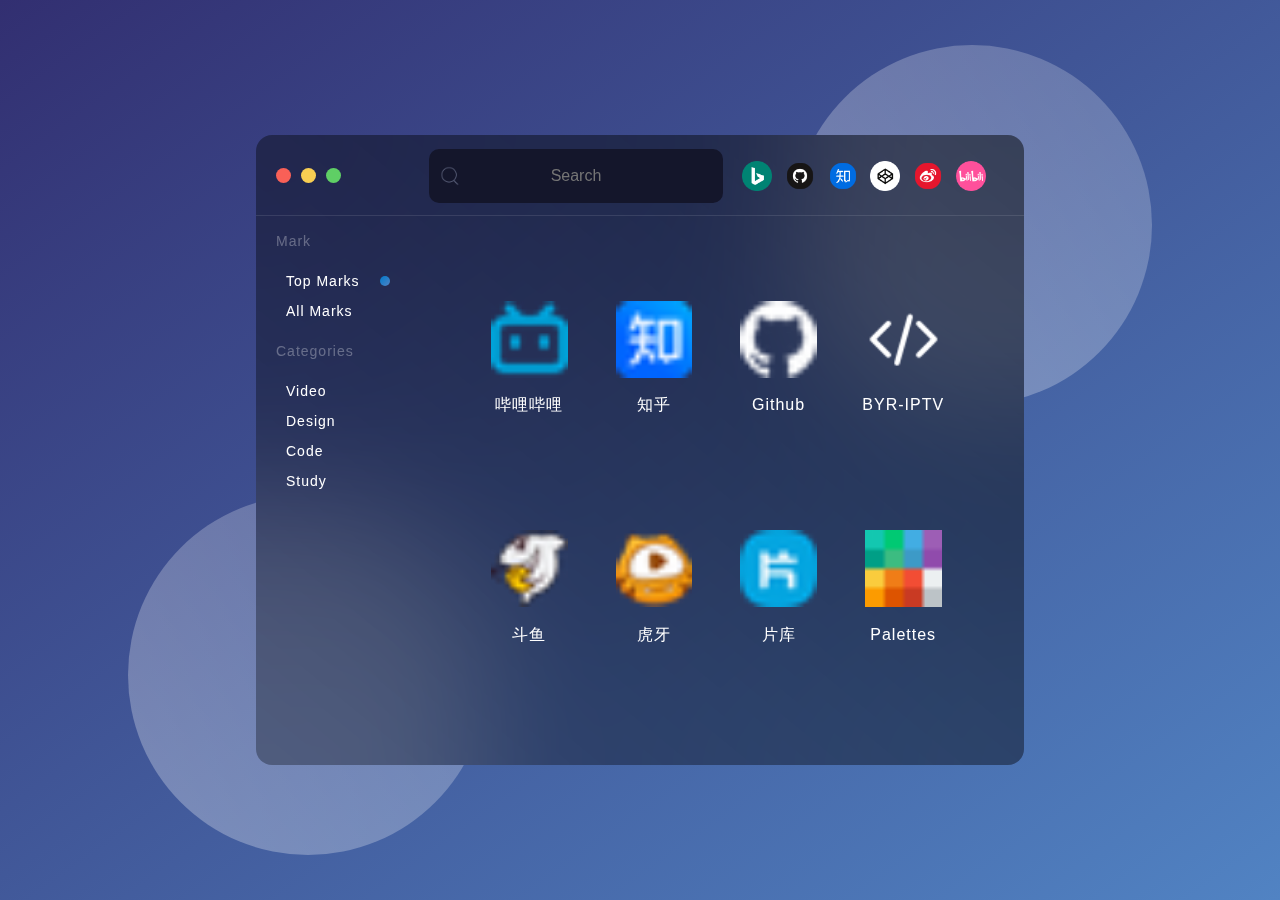
<file: index.html>
<!DOCTYPE html>
<html lang="en">
<head>
  <meta charset="UTF-8">
  <meta http-equiv="X-UA-Compatible" content="IE=edge">
  <meta name="viewport" content="width=device-width, initial-scale=1.0">
  <title>HAO</title>
  <link rel="stylesheet" href="style.css">
</head>
<body>
  <div class="container flex">
    <div class="circle" id="circle1"></div>
    <div class="circle" id="circle2"></div>
    <div class="box">
      <div class="header">
        <div class="esc">
          <div class="dot"></div>
          <div class="dot"></div>
          <div class="dot"></div>
        </div>
        <div class="search">
          <div class="icon"><img src="./assets/options/search.png" alt=""></div>
          <div class="searchbox">
            <input type="text" name="query" id="query" placeholder="Search">
          </div>
          <div class="icon" id="delete"><img src="./assets/options/delete.png" alt=""></div>
        </div>
        <div class="options">
          <div class="option" id="bing"><img src="./assets/options/Bing.png" alt=""></div>
          <div class="option" id="github"><img src="./assets/options/github.png" alt=""></div>
          <div class="option" id="zhihu"><img src="./assets/options/zhihu.png" alt=""></div>
          <div class="option" id="codepen"><img src="./assets/options/Codeopen.png" alt=""></div>
          <div class="option" id="weibo"><img src="./assets/options/weibo.png" alt=""></div>
          <div class="option" id="bilibili"><img src="./assets/options/bilibili.png" alt=""></div>
        </div>
      </div>
      <div class="menu" id="menu"></div>
      <div class="bookmark">
        <div class="markbox">
          <div class="item">
            <a href="https://cn.bing.com/">
              <div class="icon">
                <img src="./assets/options/Bing.png" alt="">
              </div>
              <div class="name">11111</div>
            </a>
          </div>
        </div>
      </div>
    </div>
  </div>
  <script>
    document.getElementById('query').value = '';
    document.getElementById('query').focus();
    const searchList = {
      'bing': 'https://cn.bing.com/search?q=',
      'github': 'https://github.com/search?q=',
      'zhihu': 'https://www.zhihu.com/search?type=content&q=',
      'codepen': 'https://codepen.io/search/pens?q=',
      'weibo': 'https://s.weibo.com/weibo/',
      'bilibili': 'https://search.bilibili.com/all?keyword=',
    }

    document.onkeydown = function (event_e){
      if(window.event){
        event_e = window.event;
      }
      var int_keycode = event_e.charCode || event_e.keyCode;
      if(int_keycode == '13'){
        let query = document.getElementById('query').value;
        if(query!='') {
          window.location.href = searchList['bing'] + query
        }
      }
    }

    let opts = document.getElementsByClassName('option')
    for(let opt of opts) {
      opt.addEventListener('click', (e)=>{
        e.path[1].style.width = '50px';
        e.path[1].style.height = '50px';

        setTimeout(()=>{
          e.path[1].style.width = '30px';
          e.path[1].style.height = '30px';
          let query = document.getElementById('query').value;
          if(query!='') {
            window.location.href = searchList[e.path[1].id] + query
          }
        }, 100)
      })
    }

    let query = document.getElementById('query')
    let delIcon = document.getElementById('delete')
    query.oninput = ()=>{
      if(query.value.toString()!='') {
        delIcon.style.display = 'flex'
      } else {
        delIcon.style.display = 'none'
      }
    }

    delIcon.addEventListener('click', ()=>{
      console.log(delIcon.style.display);
      if(delIcon.style.display=='flex') {
        query.value = ''
        query.focus()
      }
    })
    
    const markList = [
      {
        name: 'Mark',
        content: [
          { 
            name: 'Top Marks',
            content: [
              { name: '哔哩哔哩', icon: '[data-uri]', url: 'https://www.bilibili.com/' },
              { name: '知乎', icon: '[data-uri]', url: 'https://www.zhihu.com/' },
              { name: 'Github', icon: '[data-uri]', url: 'https://github.com/' },
              { name: 'BYR-IPTV', icon: '', url: 'http://tv.byr.cn/show' },
              { name: '斗鱼', icon: '[data-uri]', url: 'https://www.douyu.com/directory/myFollow' },
              { name: '虎牙', icon: '[data-uri]', url: 'https://www.huya.com/myfollow' },
              { name: '片库', icon: '[data-uri]', url: 'https://www.pianku.li/' },
              { name: 'Palettes', icon: '[data-uri]', url: 'https://flatuicolors.com/' },
            ]
          },{
            name: 'All Marks',
            content: [
              {'name': 'GitHub', 'icon': '[data-uri]', 'url': 'https://github.com/'}, {'name': '哔哩哔哩 (゜-゜)つロ 干杯~-bilibili', 'icon': '[data-uri]', 'url': 'https://www.bilibili.com/'}, {'name': '云服务器管理控制台', 'icon': '[data-uri]', 'url': 'https://ecs.console.aliyun.com/#/server/i-2zefkm3lafaldf0emc10/disk?regionId=cn-beijing'}, {'name': 'BYR-IPTV', 'icon': '', 'url': 'http://tv.byr.cn/show'}, {'name': '爱爱客电影网_爱爱客影院_爱爱客福利院_爱爱客福利电影网_2020最新福利电影电视剧大全在线观看 - www.aiaike.com', 'icon': '', 'url': 'http://www.aiaike.com/'}, 
              {'name': 'YYeTss.com人人影视_人人美剧迅雷下载_人人影视', 'icon': '[data-uri]', 'url': 'http://yyetss.com/'}, 
              {'name': '片库 - 全网高清影视聚合下载', 'icon': '[data-uri]', 'url': 'https://www.pianku.li/'}, {'name': '我的订阅', 'icon': '[data-uri]', 'url': 'https://www.huya.com/myfollow'}, {'name': '我的关注 - 斗鱼', 'icon': '[data-uri]', 'url': 'https://www.douyu.com/directory/myFollow'}, {'name': 'RGB颜色值与十六进制颜色码转换工具', 'icon': '[data-uri]', 'url': 'https://www.sioe.cn/yingyong/yanse-rgb-16/'}, {'name': 'Iconfont-阿里巴巴矢量图标库', 'icon': '[data-uri]', 'url': 'https://www.iconfont.cn/'}, {'name': 'PDF去水印工具 - 在线去除PDF水印 - 金山PDF转换器在线版', 'icon': '[data-uri]', 'url': 'https://pdf.wps.cn/delwatermark?from=search'}, {'name': '图片在线转换Base64,图片编码base64', 'icon': '', 'url': 'https://www.css-js.com/tools/base64.html'}, {'name': 'Palettes | Flat UI Colors 🎨 280 handpicked colors ready for COPY & PASTE', 'icon': '[data-uri]', 'url': 'https://flatuicolors.com/'}, 
              {'name': 'Gradient Hunt - Beautiful Color Gradients', 'icon': '[data-uri]', 'url': 'https://gradienthunt.com/'}, {'name': 'ImgURL免费图床', 'icon': '[data-uri]', 'url': 'https://imgurl.org/'}, {'name': 'Top Wallpapers - wallhaven.cc', 'icon': '[data-uri]', 'url': 'https://wallhaven.cc/toplist'}, {'name': 'loading 动图diy', 'icon': '[data-uri]', 'url': 'https://loading.io/'}, {'name': 'DaFont - Download fonts', 'icon': '[data-uri]', 'url': 'https://www.dafont.com/'}, {'name': '(18条消息)使用Gitee Pages服务 搭建Vue项目_LitongZero的博客-CSDN博客_gitee的gitee pages服务', 'icon': '[data-uri]', 'url': 'https://blog.csdn.net/LitongZero/article/details/88207833'}, {'name': '摹客，让设计和协作更快更简单', 'icon': '[data-uri]', 'url': 'https://www.mockplus.cn/?home=1'}, {'name': '素材广场-提供海量原型模板、页面、组件及图标素材', 'icon': '[data-uri]', 'url': 'https://modao.cc/square?page=1&type=find'}, {'name': 'tinypuppet/heytea - 码云 - 开源中国', 'icon': '[data-uri]', 'url': 'https://gitee.com/tinypuppet/heytea'}, {'name': 'Machine Learning Enabling Analog Beam Selection for Concurrent Transmissions in Millimeter-Wave V2V Communications - IEEE Journals & Magazine', 'icon': '[data-uri]', 'url': 'https://ieeexplore.ieee.org/document/9113407/references#references'}, 
              {'name': '机器学习-白板推导系列(六)-支持向量机SVM（Support Vector Machine）_哔哩哔哩 (゜-゜)つロ 干杯~-bilibili', 'icon': '[data-uri]', 'url': 'https://www.bilibili.com/video/BV1Hs411w7ci?from=search&seid=9456107037485856501'}, 
              {'name': '机器学习-白板推导系列(六)-支持向量机SVM（Support Vector Machine）笔记 - 知乎', 'icon': '[data-uri]', 'url': 'https://zhuanlan.zhihu.com/p/335017540'}, 
              {'name': '(17条消息) typora-数学符号_godme-CSDN博客_typora数学符号', 'icon': '[data-uri]', 'url': 'https://blog.csdn.net/wait_for_eva/article/details/84307306'}, 
              {'name': '【机器学习】支持向量机 SVM（非常详细） - 知乎', 'icon': '[data-uri]', 'url': 'https://zhuanlan.zhihu.com/p/77750026'}, {'name': '(18条消息) SVM的完整实现代码及解释_上大啦啦啦的博客-CSDN博客_svm代码讲解', 'icon': '[data-uri]', 'url': 'https://blog.csdn.net/qq_41547536/article/details/88685593'}, {'name': 'SVM算法之代码实现 - 知乎', 'icon': '[data-uri]', 'url': 'https://zhuanlan.zhihu.com/p/138556326'}, {'name': '支持向量机原理(一) 线性支持向量机 - 刘建平Pinard - 博客园', 'icon': '[data-uri]', 'url': 'https://www.cnblogs.com/pinard/p/6097604.html'}, {'name': '(18条消息) 支持向量机(SVM) | SMO算法实现_Data Hero-CSDN博客_支持向量机smo', 'icon': '[data-uri]', 'url': 'https://blog.csdn.net/sudden2012/article/details/82810841'}, {'name': '迫零接收机（zero forcing） - 知乎', 'icon': '[data-uri]', 'url': 'https://zhuanlan.zhihu.com/p/195722256'}, {'name': 'scikit-learn svm基本使用 - 简书', 'icon': '[data-uri]', 'url': 'https://www.jianshu.com/p/aa66d8bf19ac'}, 
              {'name': 'Data-Driven-Based Analog Beam Selection for Hybrid Beamforming Under mm-Wave Channels | IEEE Journals & Magazine | IEEE Xplore', 'icon': '[data-uri]', 'url': 'https://ieeexplore.ieee.org/document/8322248/authors#authors'}, {'name': '(17条消息) 波束选择 Beam Selection_weixin_44144171的博客-CSDN博客', 'icon': '[data-uri]', 'url': 'https://blog.csdn.net/weixin_44144171/article/details/93762318'}, {'name': '毫米波通信中的信道模型 - MayeZhang - 博客园', 'icon': '[data-uri]', 'url': 'https://www.cnblogs.com/MayeZhang/p/12374196.html'}, 
              {'name': 'iconfont-阿里巴巴矢量图标库', 'icon': '[data-uri]', 'url': 'https://www.iconfont.cn/collections/detail?spm=a313x.7781069.1998910419.d9df05512&cid=9402&keyword=&page='}, {'name': 'CSS改变任意PNG格式图片颜色 | 老疯子', 'icon': '[data-uri]', 'url': 'http://dcoet.com/wordpress/css-gai-bian-ren-yi-png-ge-shi.html'}, 
              {'name': '手把手教你用原生js来写一个swiper滑块插件（上）原理_zfzhuman123的专栏-CSDN博客_swiper原理', 'icon': '[data-uri]', 'url': 'https://blog.csdn.net/zfzhuman123/article/details/90520355?ops_request_misc=%257B%2522request%255Fid%2522%253A%2522161167972616780265486787%2522%252C%2522scm%2522%253A%252220140713.130102334.pc%255Fall.%2522%257D&request_id=161167972616780265486787&biz_id=0&utm_medium=distribute.pc_search_result.none-task-blog-2~all~first_rank_v2~rank_v29-1-90520355.pc_search_result_cache&utm_term=%E5%8E%9F%E7%94%9F+swiper&spm=1018.2226.3001.4187'}, 
              {'name': 'Vue项目使用swiper 异步调用数据 但是图片不能滑动解决方案_m0_45043105的博客-CSDN博客', 'icon': '[data-uri]', 'url': 'https://blog.csdn.net/m0_45043105/article/details/103078752'}, 
              {'name': 'html页面如果想要字体比12px还小_y6s6y6y的博客-CSDN博客_html 最小字体', 'icon': '[data-uri]', 'url': 'https://blog.csdn.net/y6s6y6y/article/details/80978178'}, {'name': 'vue点击详情页面keep-alive的缓存问题_范范t的博客-CSDN博客', 'icon': '[data-uri]', 'url': 'https://blog.csdn.net/weixin_42821697/article/details/109442968?utm_medium=distribute.pc_relevant.none-task-blog-BlogCommendFromMachineLearnPai2-3.control&depth_1-utm_source=distribute.pc_relevant.none-task-blog-BlogCommendFromMachineLearnPai2-3.control'}, {'name': '网易云音乐 NodeJS 版 API', 'icon': '[data-uri]', 'url': 'https://binaryify.github.io/NeteaseCloudMusicApi/#/?id=neteasecloudmusicapi'}, {'name': '(17条消息) 部署网易云音乐API - Nginx反向代理Nodejs__pengliang的博客-CSDN博客_网易云音乐http代理', 'icon': '[data-uri]', 'url': 'https://blog.csdn.net/qq_39211165/article/details/113357714'}, {'name': 'Vue---阿里云服务器部署项目 - haccer - 博客园', 'icon': '[data-uri]', 'url': 'https://www.cnblogs.com/haccer/articles/12741726.html'}, 
              {'name': '(17条消息) nginx代理后刷新显示404_maple的博客-CSDN博客', 'icon': '[data-uri]', 'url': 'https://blog.csdn.net/xu622/article/details/87348848'}, {'name': '(17条消息) 如何将vue项目打包为.apk文件_duang_summer的博客-CSDN博客_vue打包apk', 'icon': '[data-uri]', 'url': 'https://blog.csdn.net/duang_summer/article/details/105790887'}, {'name': '(1条消息)基于深度学习的轴承故障识别_人工智能_Jiali Zhang的博客-CSDN博客', 'icon': '[data-uri]', 'url': 'https://blog.csdn.net/zhangjiali12011/article/details/88087437#%E8%BD%B4%E6%89%BF%E6%95%85%E9%9A%9C%E8%AF%86%E5%88%AB_%E5%AE%9E%E9%AA%8C%E8%BF%87%E7%A8%8B'}, 
              {'name': '云函数发送email极简代码 | 微信开放社区', 'icon': '[data-uri]', 'url': 'https://developers.weixin.qq.com/community/develop/article/doc/0006ac71470f086eaa090ff945b413'}
            ]
          }
        ]
      },{
        name: 'Categories',
        content: [
          {
            name: 'Video',
            content: [
              { name: '', icon: '', url: '' },
              { name: '', icon: '', url: '' },
              { name: '', icon: '', url: '' },
              { name: '', icon: '', url: '' },
              { name: '', icon: '', url: '' },
            ]
          },{
            name: 'Design',
            content: [
              { name: '', icon: '', url: '' },
              { name: '', icon: '', url: '' },
              { name: '', icon: '', url: '' },
              { name: '', icon: '', url: '' },
              { name: '', icon: '', url: '' },
            ]
          },{
            name: 'Code',
            content: [
              { name: '', icon: '', url: '' },
              { name: '', icon: '', url: '' },
              { name: '', icon: '', url: '' },
              { name: '', icon: '', url: '' },
              { name: '', icon: '', url: '' },
            ]
          },{
            name: 'Study',
            content: [
              { name: '', icon: '', url: '' },
              { name: '', icon: '', url: '' },
              { name: '', icon: '', url: '' },
              { name: '', icon: '', url: '' },
              { name: '', icon: '', url: '' },
            ]
          }
        ]
      }
    ]

    const markContent = {
      'Top Marks': [
        { name: '哔哩哔哩', icon: '[data-uri]', url: 'https://www.bilibili.com/' },
        { name: '知乎', icon: '[data-uri]', url: 'https://www.zhihu.com/' },
        { name: 'Github', icon: '[data-uri]', url: 'https://github.com/' },
        { name: 'BYR-IPTV', icon: '', url: 'http://tv.byr.cn/show' },
        { name: '斗鱼', icon: '[data-uri]', url: 'https://www.douyu.com/directory/myFollow' },
        { name: '虎牙', icon: '[data-uri]', url: 'https://www.huya.com/myfollow' },
        { name: '片库', icon: '[data-uri]', url: 'https://www.pianku.li/' },
        { name: 'Palettes', icon: '[data-uri]', url: 'https://flatuicolors.com/' },
      ],
      'All Marks': [
        {'name': 'GitHub', 'icon': '[data-uri]', 'url': 'https://github.com/'}, 
        {'name': '哔哩哔哩 (゜-゜)つロ 干杯~-bilibili', 'icon': '[data-uri]', 'url': 'https://www.bilibili.com/'}, 
        {'name': '云服务器管理控制台', 'icon': '[data-uri]', 'url': 'https://ecs.console.aliyun.com/#/server/i-2zefkm3lafaldf0emc10/disk?regionId=cn-beijing'}, 
        {'name': 'BYR-IPTV', 'icon': '', 'url': 'http://tv.byr.cn/show'}, 
        {'name': '爱爱客电影网_爱爱客影院_爱爱客福利院_爱爱客福利电影网_2020最新福利电影电视剧大全在线观看 - www.aiaike.com', 'icon': '', 'url': 'http://www.aiaike.com/'}, 
        {'name': 'YYeTss.com人人影视_人人美剧迅雷下载_人人影视', 'icon': '[data-uri]', 'url': 'http://yyetss.com/'}, 
        {'name': '片库 - 全网高清影视聚合下载', 'icon': '[data-uri]', 'url': 'https://www.pianku.li/'}, 
        {'name': '我的订阅', 'icon': '[data-uri]', 'url': 'https://www.huya.com/myfollow'}, 
        {'name': '我的关注 - 斗鱼', 'icon': '[data-uri]', 'url': 'https://www.douyu.com/directory/myFollow'}, 
        {'name': 'RGB颜色值与十六进制颜色码转换工具', 'icon': '[data-uri]', 'url': 'https://www.sioe.cn/yingyong/yanse-rgb-16/'}, 
        {'name': 'Iconfont-阿里巴巴矢量图标库', 'icon': '[data-uri]', 'url': 'https://www.iconfont.cn/'}, 
        {'name': 'PDF去水印工具 - 在线去除PDF水印 - 金山PDF转换器在线版', 'icon': '[data-uri]', 'url': 'https://pdf.wps.cn/delwatermark?from=search'}, 
        {'name': '图片在线转换Base64,图片编码base64', 'icon': '', 'url': 'https://www.css-js.com/tools/base64.html'}, 
        {'name': 'Palettes | Flat UI Colors 🎨 280 handpicked colors ready for COPY & PASTE', 'icon': '[data-uri]', 'url': 'https://flatuicolors.com/'}, 
        {'name': 'Gradient Hunt - Beautiful Color Gradients', 'icon': '[data-uri]', 'url': 'https://gradienthunt.com/'}, 
        {'name': 'ImgURL免费图床', 'icon': '[data-uri]', 'url': 'https://imgurl.org/'}, 
        {'name': 'Top Wallpapers - wallhaven.cc', 'icon': '[data-uri]', 'url': 'https://wallhaven.cc/toplist'}, 
        {'name': 'loading 动图diy', 'icon': '[data-uri]', 'url': 'https://loading.io/'}, 
        {'name': 'DaFont - Download fonts', 'icon': '[data-uri]', 'url': 'https://www.dafont.com/'}, 
        {'name': '(18条消息)使用Gitee Pages服务 搭建Vue项目_LitongZero的博客-CSDN博客_gitee的gitee pages服务', 'icon': '[data-uri]', 'url': 'https://blog.csdn.net/LitongZero/article/details/88207833'}, 
        {'name': '摹客，让设计和协作更快更简单', 'icon': '[data-uri]', 'url': 'https://www.mockplus.cn/?home=1'}, 
        {'name': '素材广场-提供海量原型模板、页面、组件及图标素材', 'icon': '[data-uri]', 'url': 'https://modao.cc/square?page=1&type=find'}, 
        {'name': 'tinypuppet/heytea - 码云 - 开源中国', 'icon': '[data-uri]', 'url': 'https://gitee.com/tinypuppet/heytea'}, 
        {'name': 'Machine Learning Enabling Analog Beam Selection for Concurrent Transmissions in Millimeter-Wave V2V Communications - IEEE Journals & Magazine', 'icon': '[data-uri]', 'url': 'https://ieeexplore.ieee.org/document/9113407/references#references'}, 
        {'name': '机器学习-白板推导系列(六)-支持向量机SVM（Support Vector Machine）_哔哩哔哩 (゜-゜)つロ 干杯~-bilibili', 'icon': '[data-uri]', 'url': 'https://www.bilibili.com/video/BV1Hs411w7ci?from=search&seid=9456107037485856501'}, 
        {'name': '机器学习-白板推导系列(六)-支持向量机SVM（Support Vector Machine）笔记 - 知乎', 'icon': '[data-uri]', 'url': 'https://zhuanlan.zhihu.com/p/335017540'}, 
        {'name': '(17条消息) typora-数学符号_godme-CSDN博客_typora数学符号', 'icon': '[data-uri]', 'url': 'https://blog.csdn.net/wait_for_eva/article/details/84307306'}, 
        {'name': '【机器学习】支持向量机 SVM（非常详细） - 知乎', 'icon': '[data-uri]', 'url': 'https://zhuanlan.zhihu.com/p/77750026'}, 
        {'name': '(18条消息) SVM的完整实现代码及解释_上大啦啦啦的博客-CSDN博客_svm代码讲解', 'icon': '[data-uri]', 'url': 'https://blog.csdn.net/qq_41547536/article/details/88685593'}, 
        {'name': 'SVM算法之代码实现 - 知乎', 'icon': '[data-uri]', 'url': 'https://zhuanlan.zhihu.com/p/138556326'}, 
        {'name': '支持向量机原理(一) 线性支持向量机 - 刘建平Pinard - 博客园', 'icon': '[data-uri]', 'url': 'https://www.cnblogs.com/pinard/p/6097604.html'}, 
        {'name': '(18条消息) 支持向量机(SVM) | SMO算法实现_Data Hero-CSDN博客_支持向量机smo', 'icon': '[data-uri]', 'url': 'https://blog.csdn.net/sudden2012/article/details/82810841'}, 
        {'name': '迫零接收机（zero forcing） - 知乎', 'icon': '[data-uri]', 'url': 'https://zhuanlan.zhihu.com/p/195722256'}, 
        {'name': 'scikit-learn svm基本使用 - 简书', 'icon': '[data-uri]', 'url': 'https://www.jianshu.com/p/aa66d8bf19ac'}, 
        {'name': 'Data-Driven-Based Analog Beam Selection for Hybrid Beamforming Under mm-Wave Channels | IEEE Journals & Magazine | IEEE Xplore', 'icon': '[data-uri]', 'url': 'https://ieeexplore.ieee.org/document/8322248/authors#authors'}, 
        {'name': '(17条消息) 波束选择 Beam Selection_weixin_44144171的博客-CSDN博客', 'icon': '[data-uri]', 'url': 'https://blog.csdn.net/weixin_44144171/article/details/93762318'}, 
        {'name': '毫米波通信中的信道模型 - MayeZhang - 博客园', 'icon': '[data-uri]', 'url': 'https://www.cnblogs.com/MayeZhang/p/12374196.html'}, 
        {'name': 'iconfont-阿里巴巴矢量图标库', 'icon': '[data-uri]', 'url': 'https://www.iconfont.cn/collections/detail?spm=a313x.7781069.1998910419.d9df05512&cid=9402&keyword=&page='}, 
        {'name': 'CSS改变任意PNG格式图片颜色 | 老疯子', 'icon': '[data-uri]', 'url': 'http://dcoet.com/wordpress/css-gai-bian-ren-yi-png-ge-shi.html'}, 
        {'name': '手把手教你用原生js来写一个swiper滑块插件（上）原理_zfzhuman123的专栏-CSDN博客_swiper原理', 'icon': '[data-uri]', 'url': 'https://blog.csdn.net/zfzhuman123/article/details/90520355?ops_request_misc=%257B%2522request%255Fid%2522%253A%2522161167972616780265486787%2522%252C%2522scm%2522%253A%252220140713.130102334.pc%255Fall.%2522%257D&request_id=161167972616780265486787&biz_id=0&utm_medium=distribute.pc_search_result.none-task-blog-2~all~first_rank_v2~rank_v29-1-90520355.pc_search_result_cache&utm_term=%E5%8E%9F%E7%94%9F+swiper&spm=1018.2226.3001.4187'}, 
        {'name': 'Vue项目使用swiper 异步调用数据 但是图片不能滑动解决方案_m0_45043105的博客-CSDN博客', 'icon': '[data-uri]', 'url': 'https://blog.csdn.net/m0_45043105/article/details/103078752'}, 
        {'name': 'html页面如果 想要字体比12px还小_y6s6y6y的博客-CSDN博客_html 最小字体', 'icon': '[data-uri]', 'url': 'https://blog.csdn.net/y6s6y6y/article/details/80978178'}, 
        {'name': 'vue点击详情页面keep-alive的缓存问题_范范t的博客-CSDN博客', 'icon': '[data-uri]', 'url': 'https://blog.csdn.net/weixin_42821697/article/details/109442968?utm_medium=distribute.pc_relevant.none-task-blog-BlogCommendFromMachineLearnPai2-3.control&depth_1-utm_source=distribute.pc_relevant.none-task-blog-BlogCommendFromMachineLearnPai2-3.control'}, 
        {'name': '网易云音乐 NodeJS 版 API', 'icon': '[data-uri]', 'url': 'https://binaryify.github.io/NeteaseCloudMusicApi/#/?id=neteasecloudmusicapi'}, 
        {'name': '(17条消息) 部署网易云音乐API - Nginx反向代理Nodejs__pengliang的博客-CSDN博客_网易云音乐http代理', 'icon': '[data-uri]', 'url': 'https://blog.csdn.net/qq_39211165/article/details/113357714'}, 
        {'name': 'Vue---阿里云服务器部署项目 - haccer - 博客园', 'icon': '[data-uri]', 'url': 'https://www.cnblogs.com/haccer/articles/12741726.html'}, 
        {'name': '(17条消息) nginx代理后刷新显示404_maple 的博客-CSDN博客', 'icon': '[data-uri]', 'url': 'https://blog.csdn.net/xu622/article/details/87348848'}, 
        {'name': '(17条消息) 如何将vue项目打包为.apk文件_duang_summer的博客-CSDN博客_vue打包apk', 'icon': '[data-uri]', 'url': 'https://blog.csdn.net/duang_summer/article/details/105790887'}, 
        {'name': '(1条消息)基于深度学习的轴承故障识别_人工智能_Jiali Zhang的博客-CSDN博客', 'icon': '[data-uri]', 'url': 'https://blog.csdn.net/zhangjiali12011/article/details/88087437#%E8%BD%B4%E6%89%BF%E6%95%85%E9%9A%9C%E8%AF%86%E5%88%AB_%E5%AE%9E%E9%AA%8C%E8%BF%87%E7%A8%8B'}, 
        {'name': '云函数发送email极简代码 | 微信开放社区', 'icon': '[data-uri]', 'url': 'https://developers.weixin.qq.com/community/develop/article/doc/0006ac71470f086eaa090ff945b413'}
      ],
      'Video': [
        { name: 'Video', icon: '[data-uri]', url: 'https://flatuicolors.com/' },
      ],
      'Design': [
        { name: 'Design', icon: '[data-uri]', url: 'https://flatuicolors.com/' },
      ],
      'Code': [
        { name: 'Code', icon: '[data-uri]', url: 'https://flatuicolors.com/' },
      ],
      'Study': [
        { name: 'Study', icon: '[data-uri]', url: 'https://flatuicolors.com/' },
      ]
    }
    let markBoot = document.getElementById('menu');
    let newMenuItem;
    for(let i=0; i<markList.length; i++) {
      let menuchild = document.createElement('div');
      menuchild.className = 'menuchild';
      let item_title = document.createElement('div');
      item_title.className = 'item title';
      item_title.innerHTML = markList[i].name;
      menuchild.appendChild(item_title);
      for(let j=0; j<markList[i].content.length; j++) {
        let item = document.createElement('div');
        item.className = 'item bookmarkitem';
        let icon = document.createElement('div');
        icon.className = 'icon';
        let img = document.createElement('img');
        img.src = './assets/top.png';
        icon.appendChild(img);
        item.appendChild(icon);
        item.innerText = markList[i].content[j].name;
        let dot = document.createElement('div');
        dot.className = 'dot';
        item.appendChild(dot)
        menuchild.appendChild(item)
      }
      markBoot.appendChild(menuchild)
    }

    changeMarkbox = function(name) {
      let dots = document.getElementById('menu').getElementsByClassName('dot');
      let getIndex = {
        'Top Marks': 0, 'All Marks': 1, 'Video': 2, 'Design': 3, 'Code': 4, 'Study': 5
      }
      let index = getIndex[name];
      // console.log(index);

      for(let i=0; i<6; i++) {
        if(i==index) {
          dots[i].style.visibility = 'visible';
        } else {
          dots[i].style.visibility = 'hidden';
        }
      }
    }

    let markitems = document.getElementsByClassName('bookmarkitem');
    for(let i=0; i<markitems.length; i++) {
      let item = markitems[i];
      item.addEventListener('click', ()=>{
        let markbox = document.getElementsByClassName('markbox')[0];
        markbox.innerHTML = '';

        let name = item.innerText;
        let marks = markContent[name];

        changeMarkbox(name);
        
        for(let j=0; j<marks.length; j++) {

          let mark = marks[j];
          let item = document.createElement('div');
          item.className = 'item';
          let a = document.createElement('a');
          a.href = mark.url;
          let icon = document.createElement('div');
          icon.className = 'icon';
          let img = document.createElement('img');
          img.src = mark.icon?mark.icon:'./assets/yuyan.png';
          let name = document.createElement('div');
          name.className = 'name';
          name.innerText = mark.name.slice(0,10);

          icon.appendChild(img);

          a.appendChild(icon);
          a.appendChild(name);

          item.appendChild(a);

          markbox.appendChild(item);
        }
      })

      document.getElementsByClassName('bookmarkitem')[0].click()
    }
  </script>
</body>
</html>
</file>
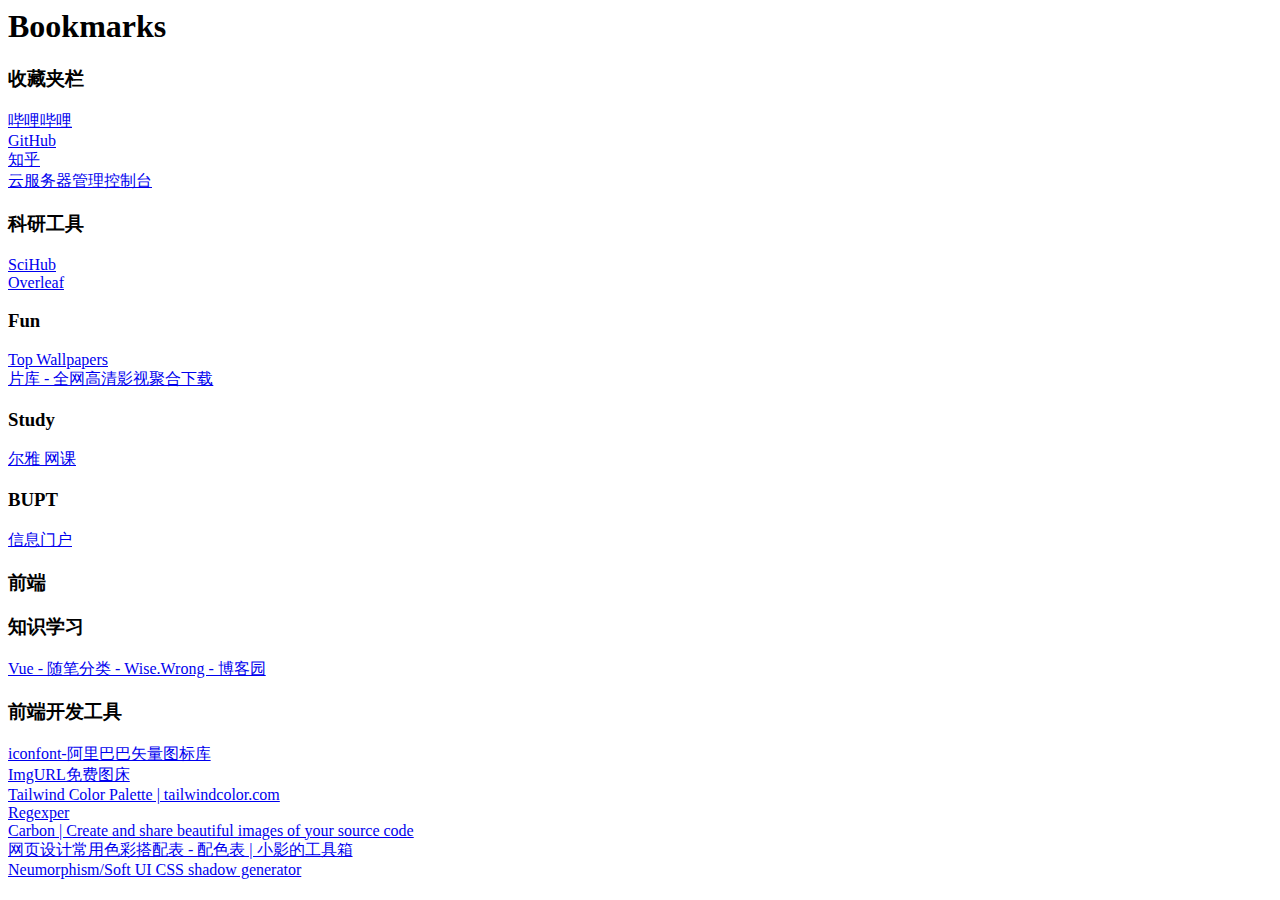
<file: favorites_2021_11_17.html>
<!DOCTYPE NETSCAPE-Bookmark-file-1>
<!-- This is an automatically generated file.
     It will be read and overwritten.
     DO NOT EDIT! -->
<META HTTP-EQUIV="Content-Type" CONTENT="text/html; charset=UTF-8">
<TITLE>Bookmarks</TITLE>
<H1>Bookmarks</H1>
<DL><p>
    <DT><H3 ADD_DATE="1635864431" LAST_MODIFIED="1637111909" PERSONAL_TOOLBAR_FOLDER="true">收藏夹栏</H3>
    <DL><p>
        <DT><A HREF="https://www.bilibili.com/" ADD_DATE="1635132361" ICON="[data-uri]">哔哩哔哩</A>
        <DT><A HREF="https://github.com/" ADD_DATE="1636593661" ICON="[data-uri]">GitHub</A>
        <DT><A HREF="https://www.zhihu.com/" ADD_DATE="1635132474" ICON="[data-uri]">知乎</A>
        <DT><A HREF="https://ecs.console.aliyun.com/#/server/i-2zefkm3lafaldf0emc10/detail?regionId=cn-beijing" ADD_DATE="1636637951" ICON="[data-uri]">云服务器管理控制台</A>
        <DT><H3 ADD_DATE="1636956608" LAST_MODIFIED="1637111884">科研工具</H3>
        <DL><p>
            <DT><A HREF="https://www.scihub.net.cn/sci-hub/" ADD_DATE="1635134380" ICON="[data-uri]">SciHub</A>
            <DT><A HREF="https://cn.overleaf.com/project" ADD_DATE="1636370165" ICON="[data-uri]"> Overleaf</A>
        </DL><p>
        <DT><H3 ADD_DATE="1637056864" LAST_MODIFIED="1637111929">Fun</H3>
        <DL><p>
            <DT><A HREF="https://wallhaven.cc/toplist" ADD_DATE="1636033607" ICON="[data-uri]">Top Wallpapers</A>
            <DT><A HREF="https://www.pianku.li/" ADD_DATE="1637056878" ICON="[data-uri]">片库 - 全网高清影视聚合下载</A>
        </DL><p>
        <DT><H3 ADD_DATE="1637056874" LAST_MODIFIED="1637111846">Study</H3>
        <DL><p>
            <DT><A HREF="http://i.mooc.chaoxing.com/space/index?t=1636526359401" ADD_DATE="1636526527" ICON="[data-uri]">尔雅 网课</A>
        </DL><p>
        <DT><H3 ADD_DATE="1637111865" LAST_MODIFIED="1637111879">BUPT</H3>
        <DL><p>
            <DT><A HREF="http://my.bupt.edu.cn/" ADD_DATE="1635132412" ICON="[data-uri]">信息门户</A>
        </DL><p>
        <DT><H3 ADD_DATE="1637111897" LAST_MODIFIED="1637111918">前端</H3>
        <DL><p>
            <DT><H3 ADD_DATE="1637111909" LAST_MODIFIED="1637111921">知识学习</H3>
            <DL><p>
                <DT><A HREF="https://www.cnblogs.com/wisewrong/category/933810.html" ADD_DATE="1636884664" ICON="[data-uri]">Vue - 随笔分类 - Wise.Wrong - 博客园</A>
            </DL><p>
            <DT><H3 ADD_DATE="1636956570" LAST_MODIFIED="1636957159">前端开发工具</H3>
            <DL><p>
                <DT><A HREF="https://www.iconfont.cn/" ADD_DATE="1636956580" ICON="[data-uri]">iconfont-阿里巴巴矢量图标库</A>
                <DT><A HREF="https://imgurl.org/" ADD_DATE="1636947266" ICON="[data-uri]">ImgURL免费图床</A>
                <DT><A HREF="https://tailwindcolor.com/" ADD_DATE="1636956724" ICON="[data-uri]">Tailwind Color Palette | tailwindcolor.com</A>
                <DT><A HREF="https://regexper.com/" ADD_DATE="1636956842" ICON="[data-uri]">Regexper</A>
                <DT><A HREF="https://carbon.now.sh/" ADD_DATE="1636956849" ICON="[data-uri]">Carbon | Create and share beautiful images of your source code</A>
                <DT><A HREF="http://tool.c7sky.com/webcolor/" ADD_DATE="1636956867">网页设计常用色彩搭配表 - 配色表 | 小影的工具箱</A>
                <DT><A HREF="https://neumorphism.io/#e0e0e0" ADD_DATE="1636957159" ICON="[data-uri]">Neumorphism/Soft UI CSS shadow generator</A>
            </DL><p>
        </DL><p>
    </DL><p>
</DL><p>
</file>
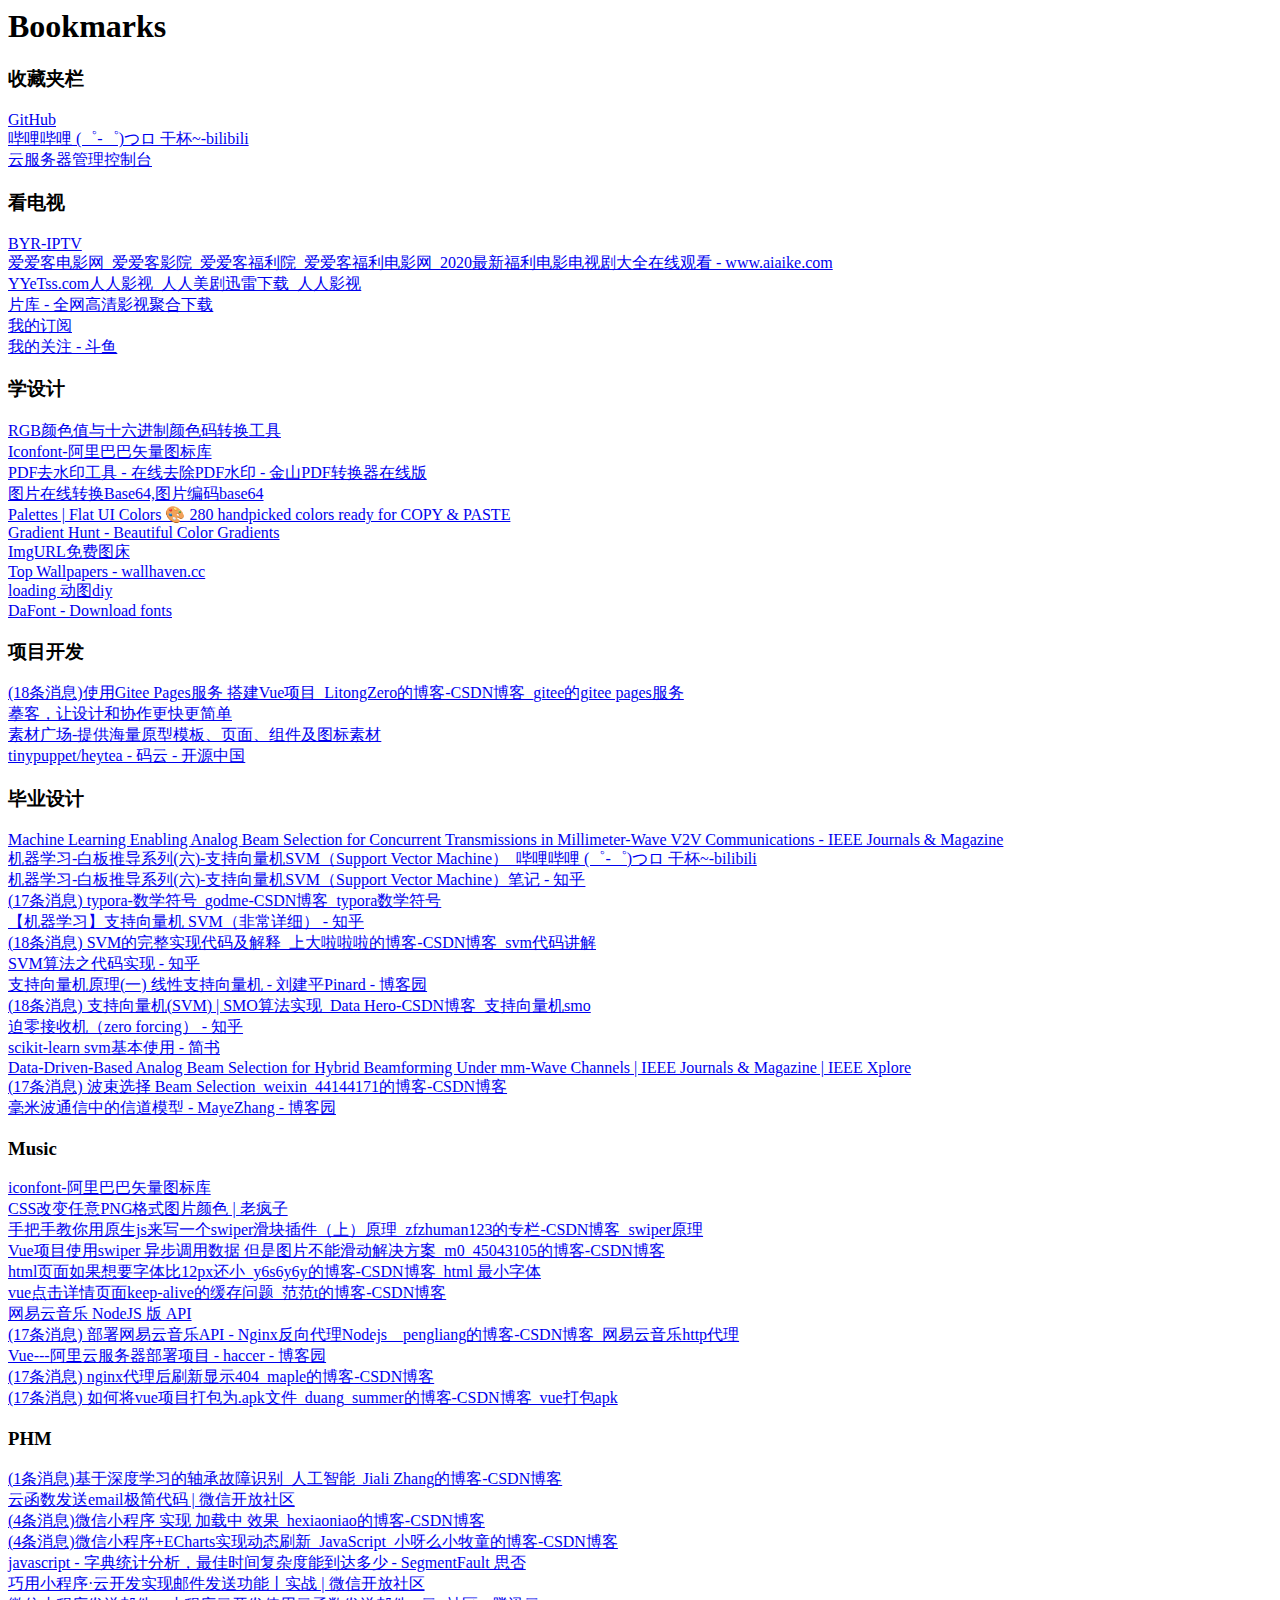
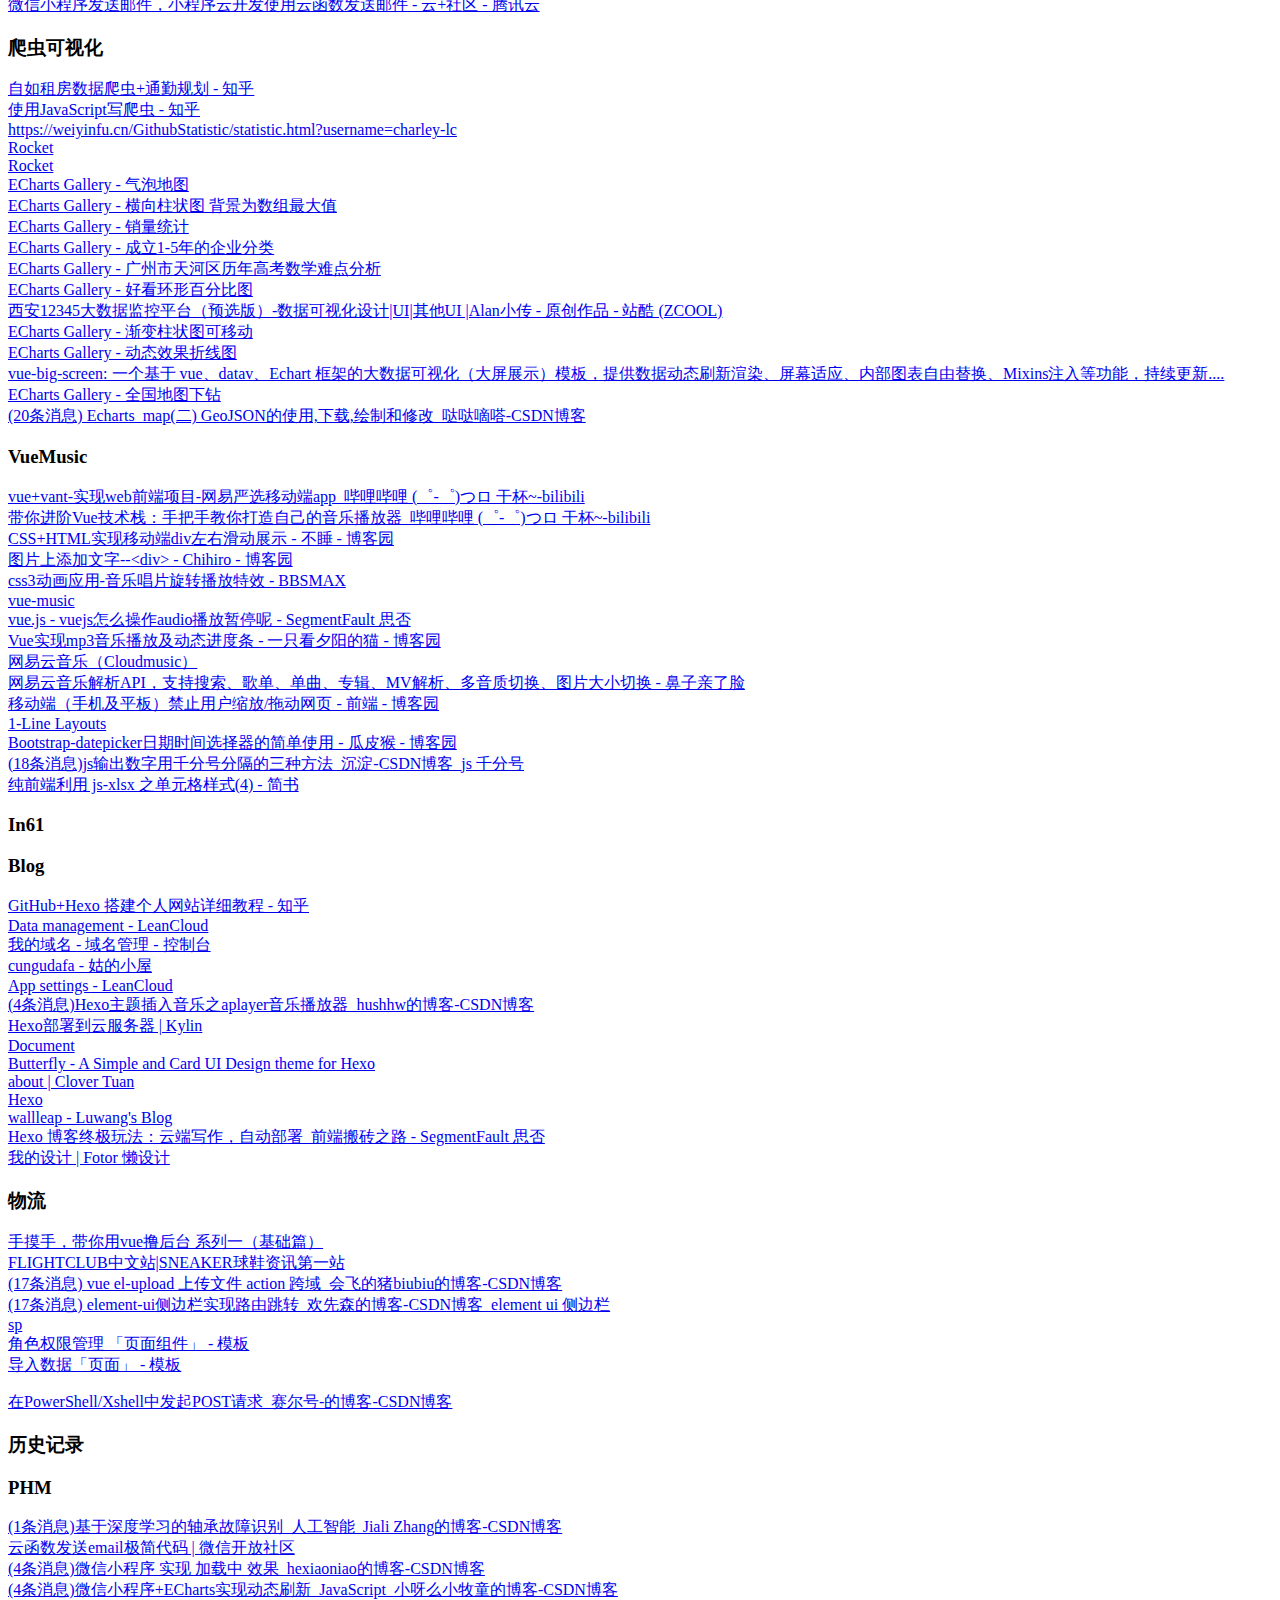
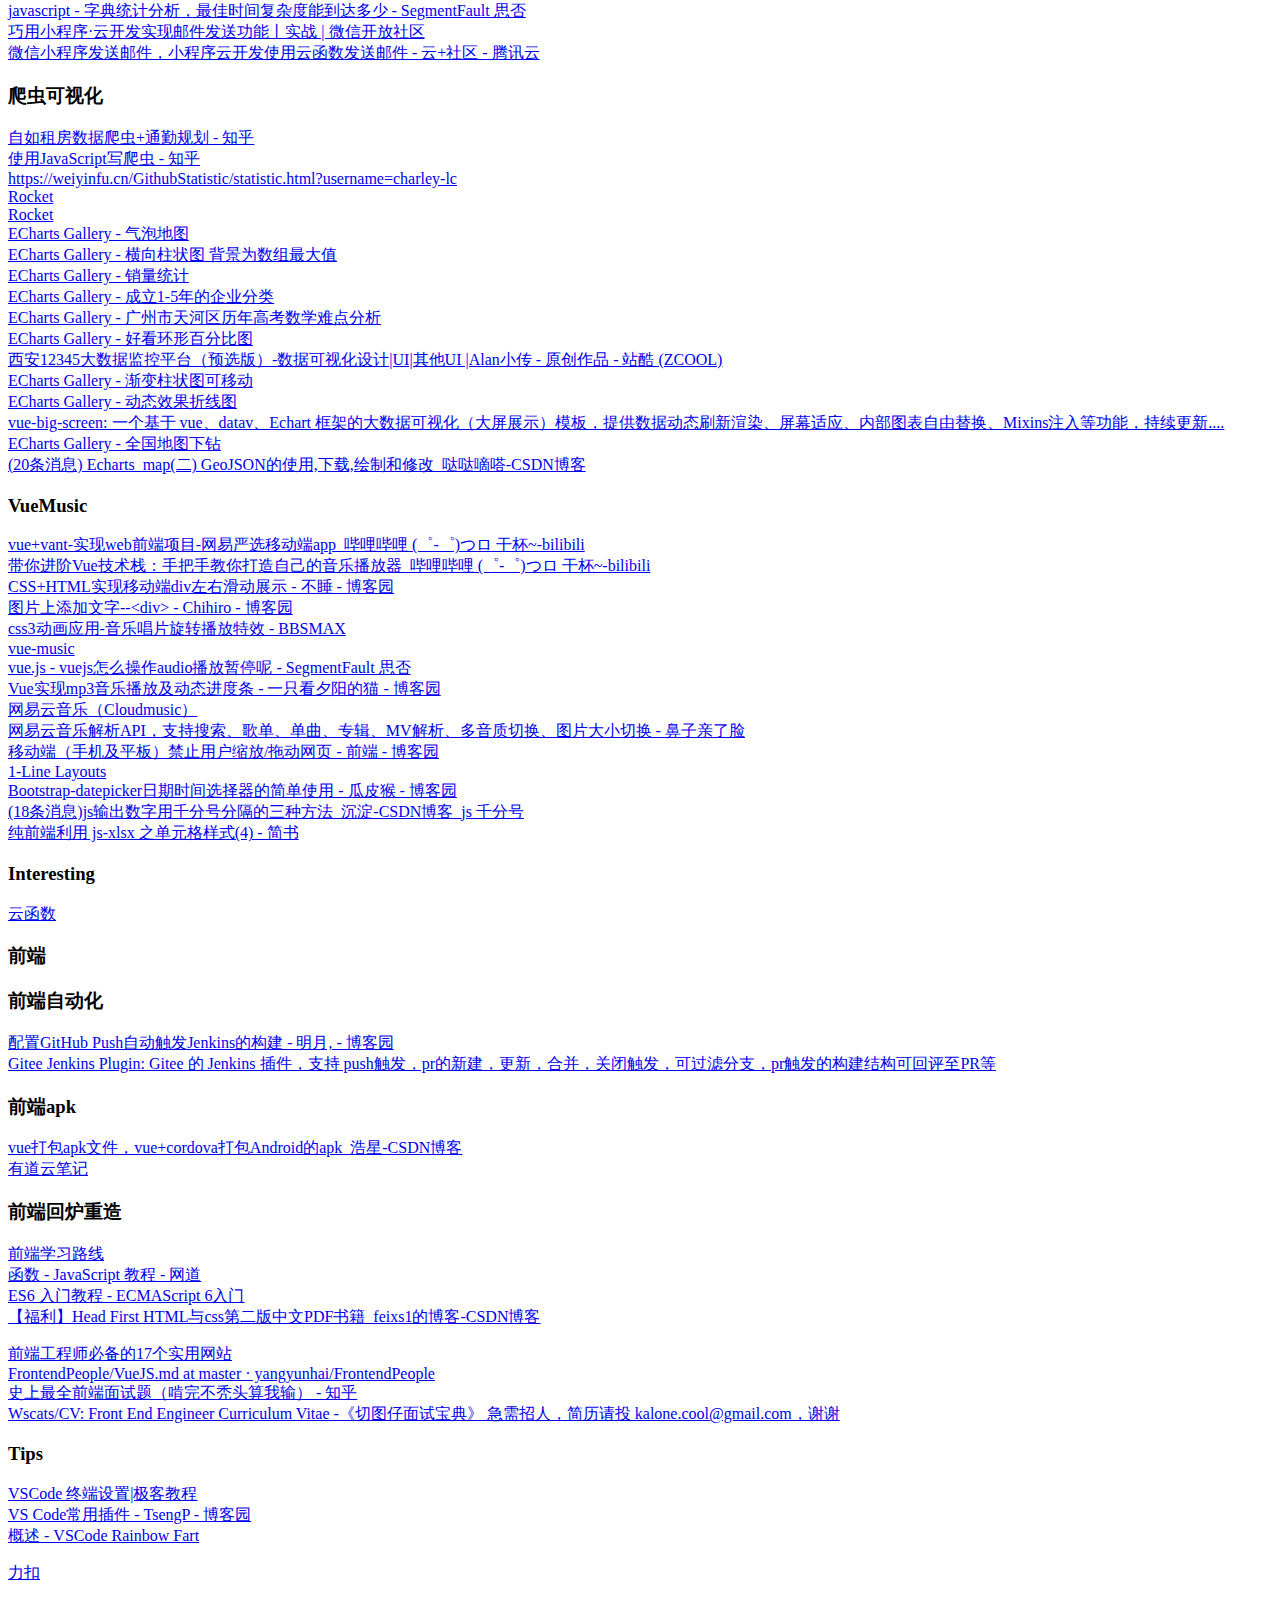
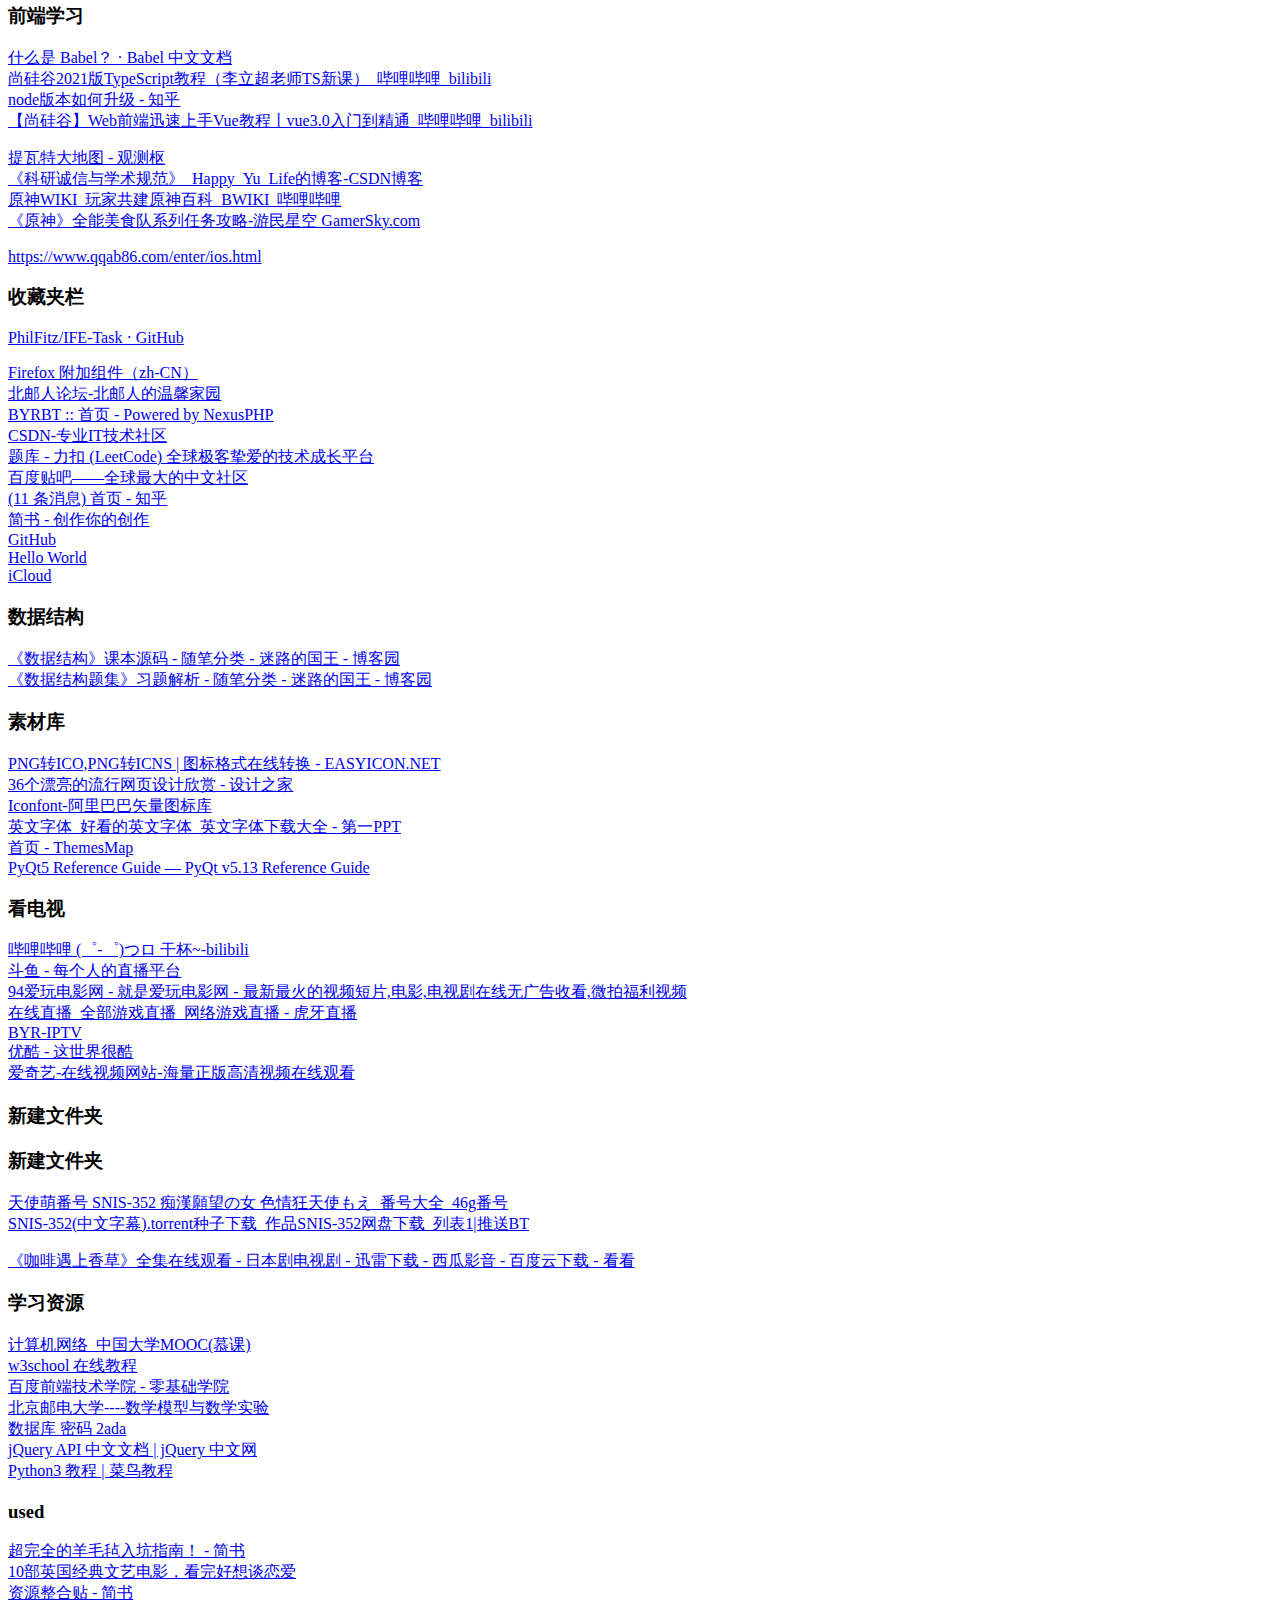
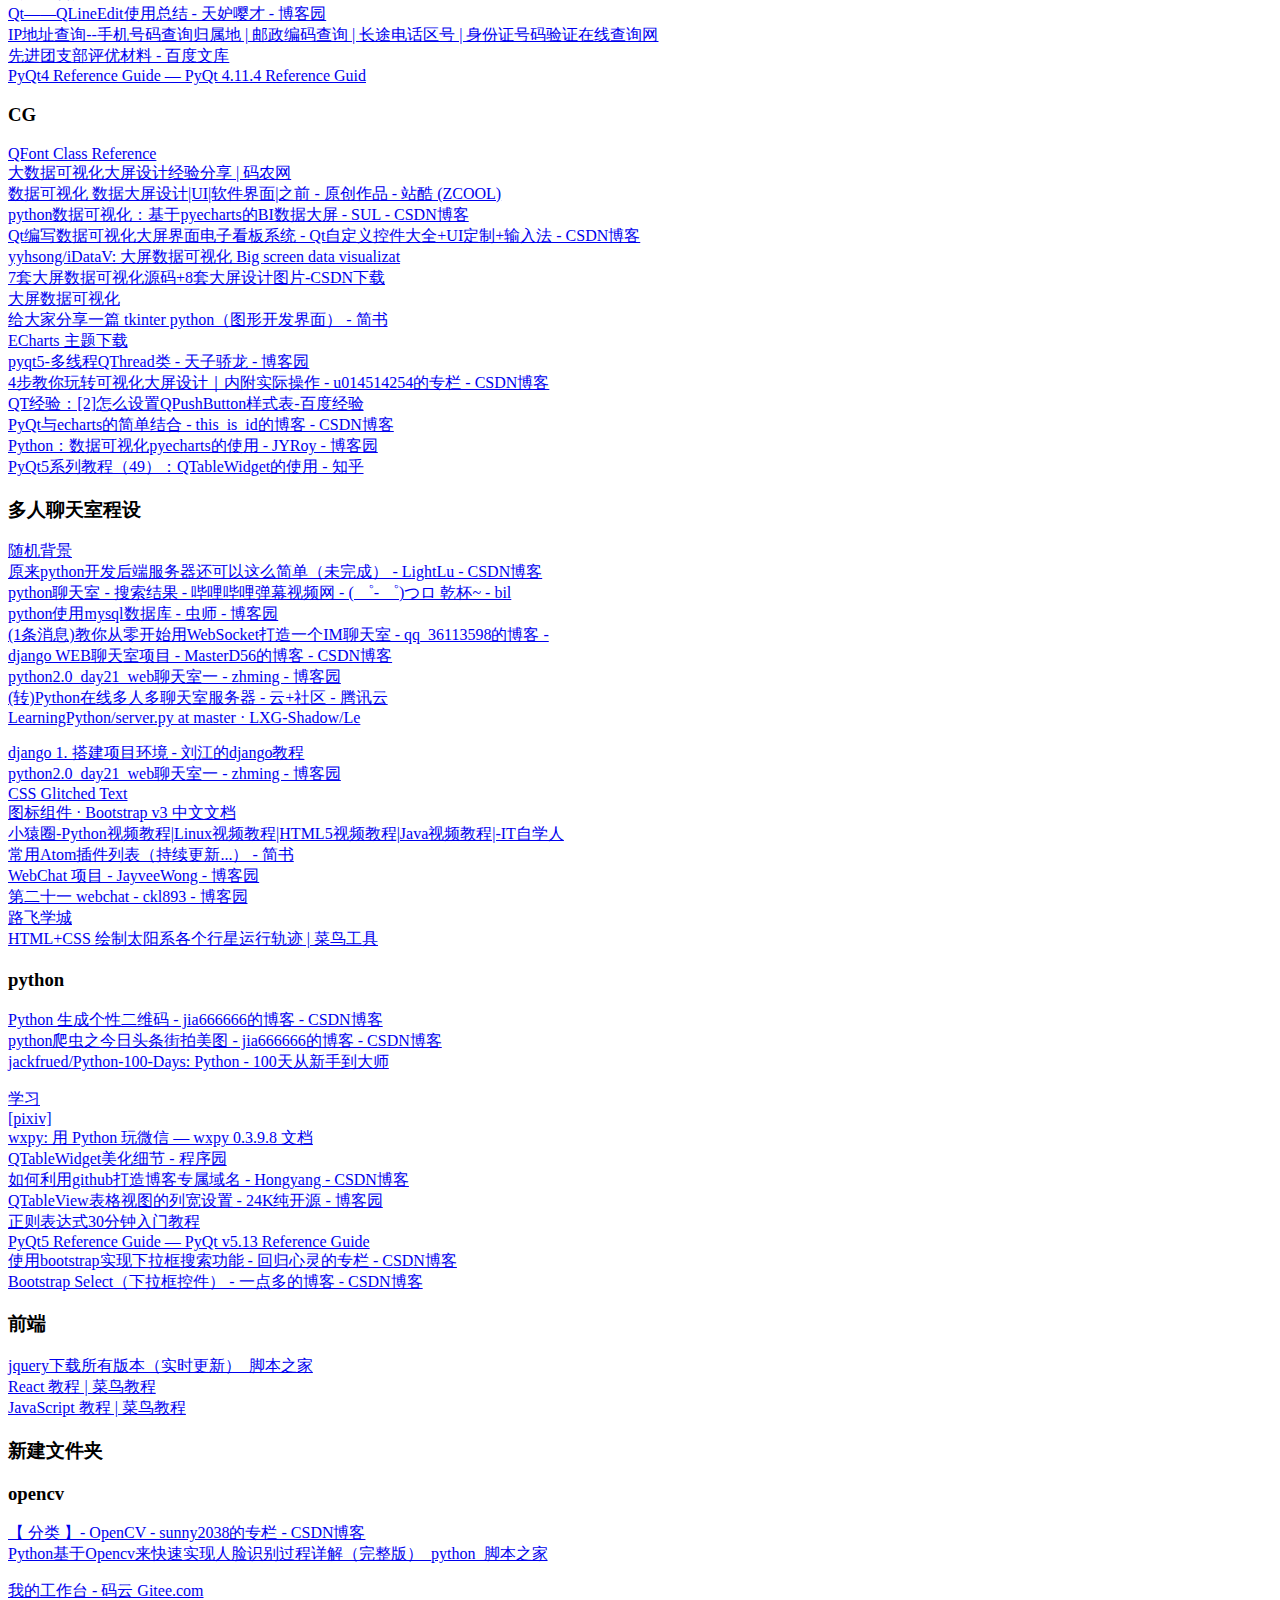
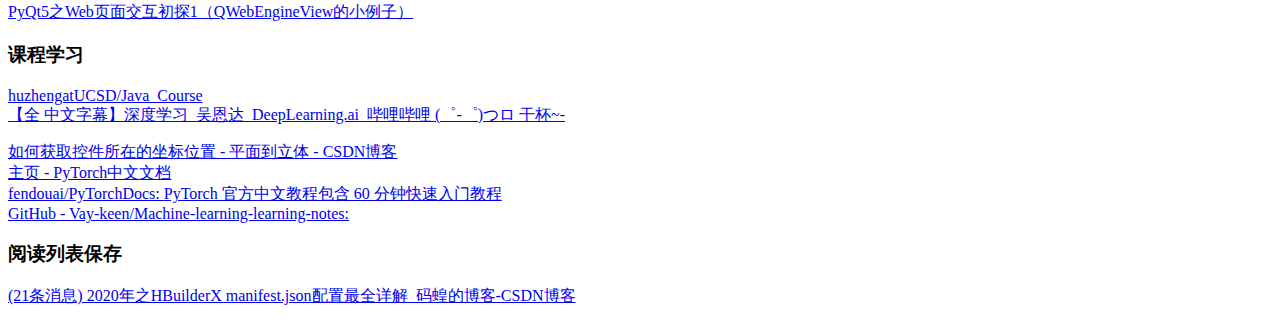
<file: data/favorites.html>
<!DOCTYPE NETSCAPE-Bookmark-file-1>
<!-- This is an automatically generated file.
     It will be read and overwritten.
     DO NOT EDIT! -->
<META HTTP-EQUIV="Content-Type" CONTENT="text/html; charset=UTF-8">
<TITLE>Bookmarks</TITLE>
<H1>Bookmarks</H1>
<DL><p>
    <DT><H3 ADD_DATE="1599312809" LAST_MODIFIED="1637296697" PERSONAL_TOOLBAR_FOLDER="true">收藏夹栏</H3>
    <DL><p>
        <DT><A HREF="https://github.com/" ADD_DATE="1527740666" ICON="[data-uri]">GitHub</A>
        <DT><A HREF="https://www.bilibili.com/" ADD_DATE="1574002406" ICON="[data-uri]">哔哩哔哩 (゜-゜)つロ 干杯~-bilibili</A>
        <DT><A HREF="https://ecs.console.aliyun.com/#/server/i-2zefkm3lafaldf0emc10/disk?regionId=cn-beijing" ADD_DATE="1611910083" ICON="[data-uri]">云服务器管理控制台</A>
        <DT><H3 ADD_DATE="1615436654" LAST_MODIFIED="1629364018">看电视</H3>
        <DL><p>
            <DT><A HREF="http://tv.byr.cn/show" ADD_DATE="1511609238">BYR-IPTV</A>
            <DT><A HREF="http://www.aiaike.com/" ADD_DATE="1583718336">爱爱客电影网_爱爱客影院_爱爱客福利院_爱爱客福利电影网_2020最新福利电影电视剧大全在线观看 - www.aiaike.com</A>
            <DT><A HREF="http://yyetss.com/" ADD_DATE="1611462422" ICON="[data-uri]">YYeTss.com人人影视_人人美剧迅雷下载_人人影视</A>
            <DT><A HREF="https://www.pianku.li/" ADD_DATE="1620368893" ICON="[data-uri]">片库 - 全网高清影视聚合下载</A>
            <DT><A HREF="https://www.huya.com/myfollow" ADD_DATE="1628749377" ICON="[data-uri]">我的订阅</A>
            <DT><A HREF="https://www.douyu.com/directory/myFollow" ADD_DATE="1628827483" ICON="[data-uri]">我的关注 - 斗鱼</A>
        </DL><p>
        <DT><H3 ADD_DATE="1615436654" LAST_MODIFIED="1637296693">学设计</H3>
        <DL><p>
            <DT><A HREF="https://www.sioe.cn/yingyong/yanse-rgb-16/" ADD_DATE="1583030137" ICON="[data-uri]">RGB颜色值与十六进制颜色码转换工具</A>
            <DT><A HREF="https://www.iconfont.cn/" ADD_DATE="1583030164" ICON="[data-uri]">Iconfont-阿里巴巴矢量图标库</A>
            <DT><A HREF="https://pdf.wps.cn/delwatermark?from=search" ADD_DATE="1585120417" ICON="[data-uri]">PDF去水印工具 - 在线去除PDF水印 - 金山PDF转换器在线版</A>
            <DT><A HREF="https://www.css-js.com/tools/base64.html" ADD_DATE="1585494324">图片在线转换Base64,图片编码base64</A>
            <DT><A HREF="https://flatuicolors.com/" ADD_DATE="1585748625" ICON="[data-uri]">Palettes | Flat UI Colors 🎨 280 handpicked colors ready for COPY &amp; PASTE</A>
            <DT><A HREF="https://gradienthunt.com/" ADD_DATE="1586193056" ICON="[data-uri]">Gradient Hunt - Beautiful Color Gradients</A>
            <DT><A HREF="https://imgurl.org/" ADD_DATE="1589498214" ICON="[data-uri]">ImgURL免费图床</A>
            <DT><A HREF="https://wallhaven.cc/toplist" ADD_DATE="1589985611" ICON="[data-uri]">Top Wallpapers - wallhaven.cc</A>
            <DT><A HREF="https://loading.io/" ADD_DATE="1620563531" ICON="[data-uri]">loading 动图diy</A>
            <DT><A HREF="https://www.dafont.com/" ADD_DATE="1634651089" ICON="[data-uri]">DaFont - Download fonts</A>
        </DL><p>
        <DT><H3 ADD_DATE="1615436654" LAST_MODIFIED="1627912112">项目开发</H3>
        <DL><p>
            <DT><A HREF="https://blog.csdn.net/LitongZero/article/details/88207833" ADD_DATE="1593992577" ICON="[data-uri]">(18条消息)使用Gitee Pages服务 搭建Vue项目_LitongZero的博客-CSDN博客_gitee的gitee pages服务</A>
            <DT><A HREF="https://www.mockplus.cn/?home=1" ADD_DATE="1615823288" ICON="[data-uri]">摹客，让设计和协作更快更简单</A>
            <DT><A HREF="https://modao.cc/square?page=1&type=find" ADD_DATE="1615823315" ICON="[data-uri]">素材广场-提供海量原型模板、页面、组件及图标素材</A>
            <DT><A HREF="https://gitee.com/tinypuppet/heytea" ADD_DATE="1615823338" ICON="[data-uri]">tinypuppet/heytea - 码云 - 开源中国</A>
            <DT><H3 ADD_DATE="1615436654" LAST_MODIFIED="1618126200">毕业设计</H3>
            <DL><p>
                <DT><A HREF="https://ieeexplore.ieee.org/document/9113407/references#references" ADD_DATE="1613996584" ICON="[data-uri]">Machine Learning Enabling Analog Beam Selection for Concurrent Transmissions in Millimeter-Wave V2V Communications - IEEE Journals &amp; Magazine</A>
                <DT><A HREF="https://www.bilibili.com/video/BV1Hs411w7ci?from=search&seid=9456107037485856501" ADD_DATE="1613999596" ICON="[data-uri]">机器学习-白板推导系列(六)-支持向量机SVM（Support Vector Machine）_哔哩哔哩 (゜-゜)つロ 干杯~-bilibili</A>
                <DT><A HREF="https://zhuanlan.zhihu.com/p/335017540" ADD_DATE="1613999620" ICON="[data-uri]">机器学习-白板推导系列(六)-支持向量机SVM（Support Vector Machine）笔记 - 知乎</A>
                <DT><A HREF="https://blog.csdn.net/wait_for_eva/article/details/84307306" ADD_DATE="1614139902" ICON="[data-uri]">(17条消息) typora-数学符号_godme-CSDN博客_typora数学符号</A>
                <DT><A HREF="https://zhuanlan.zhihu.com/p/77750026" ADD_DATE="1616399024" ICON="[data-uri]">【机器学习】支持向量机 SVM（非常详细） - 知乎</A>
                <DT><A HREF="https://blog.csdn.net/qq_41547536/article/details/88685593" ADD_DATE="1616482339" ICON="[data-uri]">(18条消息) SVM的完整实现代码及解释_上大啦啦啦的博客-CSDN博客_svm代码讲解</A>
                <DT><A HREF="https://zhuanlan.zhihu.com/p/138556326" ADD_DATE="1616482342" ICON="[data-uri]">SVM算法之代码实现 - 知乎</A>
                <DT><A HREF="https://www.cnblogs.com/pinard/p/6097604.html" ADD_DATE="1616482345" ICON="[data-uri]">支持向量机原理(一) 线性支持向量机 - 刘建平Pinard - 博客园</A>
                <DT><A HREF="https://blog.csdn.net/sudden2012/article/details/82810841" ADD_DATE="1616559287" ICON="[data-uri]">(18条消息) 支持向量机(SVM) | SMO算法实现_Data Hero-CSDN博客_支持向量机smo</A>
                <DT><A HREF="https://zhuanlan.zhihu.com/p/195722256" ADD_DATE="1616659186" ICON="[data-uri]">迫零接收机（zero forcing） - 知乎</A>
                <DT><A HREF="https://www.jianshu.com/p/aa66d8bf19ac" ADD_DATE="1616832442" ICON="[data-uri]">scikit-learn svm基本使用 - 简书</A>
                <DT><A HREF="https://ieeexplore.ieee.org/document/8322248/authors#authors" ADD_DATE="1617353882" ICON="[data-uri]">Data-Driven-Based Analog Beam Selection for Hybrid Beamforming Under mm-Wave Channels | IEEE Journals &amp; Magazine | IEEE Xplore</A>
                <DT><A HREF="https://blog.csdn.net/weixin_44144171/article/details/93762318" ADD_DATE="1617361632" ICON="[data-uri]">(17条消息) 波束选择 Beam Selection_weixin_44144171的博客-CSDN博客</A>
                <DT><A HREF="https://www.cnblogs.com/MayeZhang/p/12374196.html" ADD_DATE="1618116782" ICON="[data-uri]">毫米波通信中的信道模型 - MayeZhang - 博客园</A>
            </DL><p>
            <DT><H3 ADD_DATE="1615436654" LAST_MODIFIED="1615436654">Music</H3>
            <DL><p>
                <DT><A HREF="https://www.iconfont.cn/collections/detail?spm=a313x.7781069.1998910419.d9df05512&cid=9402&keyword=&page=" ADD_DATE="1611575483" ICON="[data-uri]">iconfont-阿里巴巴矢量图标库</A>
                <DT><A HREF="http://dcoet.com/wordpress/css-gai-bian-ren-yi-png-ge-shi.html" ADD_DATE="1611575586" ICON="[data-uri]">CSS改变任意PNG格式图片颜色 | 老疯子</A>
                <DT><A HREF="https://blog.csdn.net/zfzhuman123/article/details/90520355?ops_request_misc=%257B%2522request%255Fid%2522%253A%2522161167972616780265486787%2522%252C%2522scm%2522%253A%252220140713.130102334.pc%255Fall.%2522%257D&request_id=161167972616780265486787&biz_id=0&utm_medium=distribute.pc_search_result.none-task-blog-2~all~first_rank_v2~rank_v29-1-90520355.pc_search_result_cache&utm_term=%E5%8E%9F%E7%94%9F+swiper&spm=1018.2226.3001.4187" ADD_DATE="1611681767" ICON="[data-uri]">手把手教你用原生js来写一个swiper滑块插件（上）原理_zfzhuman123的专栏-CSDN博客_swiper原理</A>
                <DT><A HREF="https://blog.csdn.net/m0_45043105/article/details/103078752" ADD_DATE="1611730203" ICON="[data-uri]">Vue项目使用swiper 异步调用数据 但是图片不能滑动解决方案_m0_45043105的博客-CSDN博客</A>
                <DT><A HREF="https://blog.csdn.net/y6s6y6y/article/details/80978178" ADD_DATE="1611813461" ICON="[data-uri]">html页面如果想要字体比12px还小_y6s6y6y的博客-CSDN博客_html 最小字体</A>
                <DT><A HREF="https://blog.csdn.net/weixin_42821697/article/details/109442968?utm_medium=distribute.pc_relevant.none-task-blog-BlogCommendFromMachineLearnPai2-3.control&depth_1-utm_source=distribute.pc_relevant.none-task-blog-BlogCommendFromMachineLearnPai2-3.control" ADD_DATE="1611816446" ICON="[data-uri]">vue点击详情页面keep-alive的缓存问题_范范t的博客-CSDN博客</A>
                <DT><A HREF="https://binaryify.github.io/NeteaseCloudMusicApi/#/?id=neteasecloudmusicapi" ADD_DATE="1593969398" ICON="[data-uri]">网易云音乐 NodeJS 版 API</A>
                <DT><A HREF="https://blog.csdn.net/qq_39211165/article/details/113357714" ADD_DATE="1611916076" ICON="[data-uri]">(17条消息) 部署网易云音乐API - Nginx反向代理Nodejs__pengliang的博客-CSDN博客_网易云音乐http代理</A>
                <DT><A HREF="https://www.cnblogs.com/haccer/articles/12741726.html" ADD_DATE="1612084246" ICON="[data-uri]">Vue---阿里云服务器部署项目 - haccer - 博客园</A>
                <DT><A HREF="https://blog.csdn.net/xu622/article/details/87348848" ADD_DATE="1612084249" ICON="[data-uri]">(17条消息) nginx代理后刷新显示404_maple的博客-CSDN博客</A>
                <DT><A HREF="https://blog.csdn.net/duang_summer/article/details/105790887" ADD_DATE="1612195443" ICON="[data-uri]">(17条消息) 如何将vue项目打包为.apk文件_duang_summer的博客-CSDN博客_vue打包apk</A>
            </DL><p>
            <DT><H3 ADD_DATE="1615436654" LAST_MODIFIED="1615436654">PHM</H3>
            <DL><p>
                <DT><A HREF="https://blog.csdn.net/zhangjiali12011/article/details/88087437#%E8%BD%B4%E6%89%BF%E6%95%85%E9%9A%9C%E8%AF%86%E5%88%AB_%E5%AE%9E%E9%AA%8C%E8%BF%87%E7%A8%8B" ADD_DATE="1584509682" ICON="[data-uri]">(1条消息)基于深度学习的轴承故障识别_人工智能_Jiali Zhang的博客-CSDN博客</A>
                <DT><A HREF="https://developers.weixin.qq.com/community/develop/article/doc/0006ac71470f086eaa090ff945b413" ADD_DATE="1586754170" ICON="[data-uri]">云函数发送email极简代码 | 微信开放社区</A>
                <DT><A HREF="https://blog.csdn.net/hexiaoniao/article/details/88709049" ADD_DATE="1586961961" ICON="[data-uri]">(4条消息)微信小程序 实现 加载中 效果_hexiaoniao的博客-CSDN博客</A>
                <DT><A HREF="https://blog.csdn.net/qq_40760584/article/details/80512920" ADD_DATE="1586961970" ICON="[data-uri]">(4条消息)微信小程序+ECharts实现动态刷新_JavaScript_小呀么小牧童的博客-CSDN博客</A>
                <DT><A HREF="https://segmentfault.com/q/1010000000506163" ADD_DATE="1586962742" ICON="[data-uri]">javascript - 字典统计分析，最佳时间复杂度能到达多少 - SegmentFault 思否</A>
                <DT><A HREF="https://developers.weixin.qq.com/community/develop/article/doc/0000c663b440780dac09c25bf5d813" ADD_DATE="1587627214" ICON="[data-uri]">巧用小程序·云开发实现邮件发送功能丨实战 | 微信开放社区</A>
                <DT><A HREF="https://cloud.tencent.com/developer/article/1481793" ADD_DATE="1587784803" ICON="[data-uri]">微信小程序发送邮件，小程序云开发使用云函数发送邮件 - 云+社区 - 腾讯云</A>
            </DL><p>
            <DT><H3 ADD_DATE="1615436654" LAST_MODIFIED="1615436654">爬虫可视化</H3>
            <DL><p>
                <DT><A HREF="https://zhuanlan.zhihu.com/p/82379307" ADD_DATE="1601189174" ICON="[data-uri]">自如租房数据爬虫+通勤规划 - 知乎</A>
                <DT><A HREF="https://zhuanlan.zhihu.com/p/53763115" ADD_DATE="1601439479" ICON="[data-uri]">使用JavaScript写爬虫 - 知乎</A>
                <DT><A HREF="https://weiyinfu.cn/GithubStatistic/statistic.html?username=charley-lc" ADD_DATE="1601439482" ICON="[data-uri]">https://weiyinfu.cn/GithubStatistic/statistic.html?username=charley-lc</A>
                <DT><A HREF="http://rocket.zhoushankj.com/ui/bs/link/template/2" ADD_DATE="1601471645" ICON="[data-uri]">Rocket</A>
                <DT><A HREF="http://rocket.zhoushankj.com/ui/bs/link/template/1" ADD_DATE="1601471651" ICON="[data-uri]">Rocket</A>
                <DT><A HREF="https://gallery.echartsjs.com/editor.html?c=xMpGBbTEKU" ADD_DATE="1601512837" ICON="[data-uri]">ECharts Gallery - 气泡地图</A>
                <DT><A HREF="https://gallery.echartsjs.com/editor.html?c=x2y0K1fu-o" ADD_DATE="1601512851" ICON="[data-uri]">ECharts Gallery - 横向柱状图 背景为数组最大值</A>
                <DT><A HREF="https://gallery.echartsjs.com/editor.html?c=x3oKZnlEB" ADD_DATE="1601512862" ICON="[data-uri]">ECharts Gallery - 销量统计</A>
                <DT><A HREF="https://gallery.echartsjs.com/editor.html?c=x0oZWoncE" ADD_DATE="1601512878" ICON="[data-uri]">ECharts Gallery - 成立1-5年的企业分类</A>
                <DT><A HREF="https://gallery.echartsjs.com/editor.html?c=x2lb7QIaF1" ADD_DATE="1601512881" ICON="[data-uri]">ECharts Gallery - 广州市天河区历年高考数学难点分析</A>
                <DT><A HREF="https://gallery.echartsjs.com/editor.html?c=xBnZdDvvZz" ADD_DATE="1601534553" ICON="[data-uri]">ECharts Gallery - 好看环形百分比图</A>
                <DT><A HREF="https://www.zcool.com.cn/work/ZMjUxNDc4MzI=.html" ADD_DATE="1601534561" ICON="[data-uri]">西安12345大数据监控平台（预选版）-数据可视化设计|UI|其他UI |Alan小传 - 原创作品 - 站酷 (ZCOOL)</A>
                <DT><A HREF="https://gallery.echartsjs.com/editor.html?c=xG3rZAFEqu" ADD_DATE="1602031391" ICON="[data-uri]">ECharts Gallery - 渐变柱状图可移动</A>
                <DT><A HREF="https://gallery.echartsjs.com/editor.html?c=xxxcG6NGk0" ADD_DATE="1602031419" ICON="[data-uri]">ECharts Gallery - 动态效果折线图</A>
                <DT><A HREF="https://gitee.com/MTrun/big-screen-vue-datav?_from=gitee_search" ADD_DATE="1603263708" ICON="[data-uri]">vue-big-screen: 一个基于 vue、datav、Echart 框架的大数据可视化（大屏展示）模板，提供数据动态刷新渲染、屏幕适应、内部图表自由替换、Mixins注入等功能，持续更新....</A>
                <DT><A HREF="https://gallery.echartsjs.com/editor.html?c=xH1X7vuMyQ" ADD_DATE="1603286769" ICON="[data-uri]">ECharts Gallery - 全国地图下钻</A>
                <DT><A HREF="https://blog.csdn.net/harrisonz8/article/details/103183998" ADD_DATE="1603286787" ICON="[data-uri]">(20条消息) Echarts_map(二) GeoJSON的使用,下载,绘制和修改_哒哒嘀嗒-CSDN博客</A>
            </DL><p>
            <DT><H3 ADD_DATE="1615436654" LAST_MODIFIED="1616201810">VueMusic</H3>
            <DL><p>
                <DT><A HREF="https://www.bilibili.com/video/BV1at411T7T6?t=1418&p=3" ADD_DATE="1593796659" ICON="[data-uri]">vue+vant-实现web前端项目-网易严选移动端app_哔哩哔哩 (゜-゜)つロ 干杯~-bilibili</A>
                <DT><A HREF="https://www.bilibili.com/video/BV1RE411W776?t=894&p=12" ADD_DATE="1593839840" ICON="[data-uri]">带你进阶Vue技术栈：手把手教你打造自己的音乐播放器_哔哩哔哩 (゜-゜)つロ 干杯~-bilibili</A>
                <DT><A HREF="https://www.cnblogs.com/bushui/p/11536553.html" ADD_DATE="1593841975" ICON="[data-uri]">CSS+HTML实现移动端div左右滑动展示 - 不睡 - 博客园</A>
                <DT><A HREF="https://www.cnblogs.com/wu-Chihiro/p/3560811.html" ADD_DATE="1593842217" ICON="[data-uri]">图片上添加文字--&lt;div&gt; - Chihiro - 博客园</A>
                <DT><A HREF="https://www.bbsmax.com/A/VGzl3pRxdb/" ADD_DATE="1593962240" ICON="[data-uri]">css3动画应用-音乐唱片旋转播放特效 - BBSMAX</A>
                <DT><A HREF="http://ms.miaosuwulimi.cn:3100/#/singer/002J4UUk29y8BY" ADD_DATE="1593963802">vue-music</A>
                <DT><A HREF="https://segmentfault.com/q/1010000006634450" ADD_DATE="1593974180" ICON="[data-uri]">vue.js - vuejs怎么操作audio播放暂停呢 - SegmentFault 思否</A>
                <DT><A HREF="https://www.cnblogs.com/a-cat/p/11353316.html" ADD_DATE="1593974199" ICON="[data-uri]">Vue实现mp3音乐播放及动态进度条 - 一只看夕阳的猫 - 博客园</A>
                <DT><A HREF="https://api.imjad.cn/cloudmusic.md" ADD_DATE="1594042658" ICON="[data-uri]">网易云音乐（Cloudmusic）</A>
                <DT><A HREF="https://www.bzqll.com/2020/06/39.html" ADD_DATE="1594044294" ICON="[data-uri]">网易云音乐解析API，支持搜索、歌单、单曲、专辑、MV解析、多音质切换、图片大小切换 - 鼻子亲了脸</A>
                <DT><A HREF="https://www.cnblogs.com/qianduan/p/4096583.html" ADD_DATE="1594224953" ICON="[data-uri]">移动端（手机及平板）禁止用户缩放/拖动网页 - 前端 - 博客园</A>
                <DT><A HREF="http://1linelayouts.glitch.me/" ADD_DATE="1594470434">1-Line Layouts</A>
                <DT><A HREF="https://www.cnblogs.com/greedymonkey/p/6850909.html" ADD_DATE="1594654007" ICON="[data-uri]">Bootstrap-datepicker日期时间选择器的简单使用 - 瓜皮猴 - 博客园</A>
                <DT><A HREF="https://blog.csdn.net/felicia_89/article/details/16963443" ADD_DATE="1595473598" ICON="[data-uri]">(18条消息)js输出数字用千分号分隔的三种方法_沉淀-CSDN博客_js 千分号</A>
                <DT><A HREF="https://www.jianshu.com/p/869375439fee" ADD_DATE="1595475332" ICON="[data-uri]">纯前端利用 js-xlsx 之单元格样式(4) - 简书</A>
            </DL><p>
            <DT><H3 ADD_DATE="1615436654" LAST_MODIFIED="1615436654">In61</H3>
            <DL><p>
            </DL><p>
            <DT><H3 ADD_DATE="1615436654" LAST_MODIFIED="1615436654">Blog</H3>
            <DL><p>
                <DT><A HREF="https://zhuanlan.zhihu.com/p/26625249" ADD_DATE="1587394789" ICON="[data-uri]">GitHub+Hexo 搭建个人网站详细教程 - 知乎</A>
                <DT><A HREF="https://console.leancloud.app/data.html?appid=3IucKnr3urV3Y53d2vlvkJpk-MdYXbMMI#/" ADD_DATE="1589768888">Data management - LeanCloud</A>
                <DT><A HREF="https://console.cloud.tencent.com/domain" ADD_DATE="1589711782">我的域名 - 域名管理 - 控制台</A>
                <DT><A HREF="https://cungudafa.top/" ADD_DATE="1589819277" ICON="[data-uri]">cungudafa - 姑的小屋</A>
                <DT><A HREF="https://console.leancloud.app/app.html?appid=3IucKnr3urV3Y53d2vlvkJpk-MdYXbMMI#/key" ADD_DATE="1589768877">App settings - LeanCloud</A>
                <DT><A HREF="https://blog.csdn.net/hushhw/article/details/88092728" ADD_DATE="1589822482">(4条消息)Hexo主题插入音乐之aplayer音乐播放器_hushhw的博客-CSDN博客</A>
                <DT><A HREF="https://www.kylin.show/40091.html" ADD_DATE="1589822776" ICON="[data-uri]">Hexo部署到云服务器 | Kylin</A>
                <DT><A HREF="https://docs.jerryc.me/#/" ADD_DATE="1589823072">Document</A>
                <DT><A HREF="https://demo.jerryc.me/" ADD_DATE="1592651880" ICON="[data-uri]">Butterfly - A Simple and Card UI Design theme for Hexo</A>
                <DT><A HREF="https://esappear.github.io/clover/about/" ADD_DATE="1598146396" ICON="[data-uri]">about | Clover Tuan</A>
                <DT><A HREF="https://hexo-theme-aircv.molavec.com/" ADD_DATE="1598146431" ICON="[data-uri]">Hexo</A>
                <DT><A HREF="https://wallleap.gitee.io/" ADD_DATE="1603327969" ICON="[data-uri]">wallleap - Luwang&#39;s Blog</A>
                <DT><A HREF="https://segmentfault.com/a/1190000017797561" ADD_DATE="1603334791" ICON="[data-uri]">Hexo 博客终极玩法：云端写作，自动部署_前端搬砖之路 - SegmentFault 思否</A>
                <DT><A HREF="https://www.fotor.com.cn/design/all-designs" ADD_DATE="1612249107" ICON="[data-uri]">我的设计 | Fotor 懒设计</A>
            </DL><p>
            <DT><H3 ADD_DATE="1618377513" LAST_MODIFIED="1619588851">物流</H3>
            <DL><p>
                <DT><A HREF="https://juejin.cn/post/6844903476661583880" ADD_DATE="1618277188" ICON="[data-uri]">手摸手，带你用vue撸后台 系列一（基础篇）</A>
                <DT><A HREF="https://www.flightclub.cn/" ADD_DATE="1618288375" ICON="[data-uri]">FLIGHTCLUB中文站|SNEAKER球鞋资讯第一站</A>
                <DT><A HREF="https://blog.csdn.net/qq_29384639/article/details/103619259" ADD_DATE="1619139128" ICON="[data-uri]">(17条消息) vue el-upload 上传文件 action 跨域_会飞的猪biubiu的博客-CSDN博客</A>
                <DT><A HREF="https://blog.csdn.net/qq_43219422/article/details/89919619" ADD_DATE="1619146492" ICON="[data-uri]">(17条消息) element-ui侧边栏实现路由跳转_欢先森的博客-CSDN博客_element ui 侧边栏</A>
                <DT><A HREF="https://documenter.getpostman.com/view/10553949/TzJvdGKq" ADD_DATE="1619163044" ICON="[data-uri]">sp</A>
                <DT><A HREF="https://modao.cc/square/mtkk2f90xeeig6z0?title=%E8%A7%92%E8%89%B2%E6%9D%83%E9%99%90%E7%AE%A1%E7%90%86-%E3%80%8C%E9%A1%B5%E9%9D%A2%E7%BB%84%E4%BB%B6%E3%80%8D" ADD_DATE="1619588766" ICON="[data-uri]">角色权限管理 「页面组件」 - 模板</A>
                <DT><A HREF="https://modao.cc/square/mtkhyodiqsu3i6b5?title=%E5%AF%BC%E5%85%A5%E6%95%B0%E6%8D%AE%E3%80%8C%E9%A1%B5%E9%9D%A2%E3%80%8D" ADD_DATE="1619588851" ICON="[data-uri]">导入数据「页面」 - 模板</A>
            </DL><p>
            <DT><A HREF="https://blog.csdn.net/qq_36811160/article/details/109412089" ADD_DATE="1627486615" ICON="[data-uri]">在PowerShell/Xshell中发起POST请求_赛尔号-的博客-CSDN博客</A>
        </DL><p>
        <DT><H3 ADD_DATE="1617960646" LAST_MODIFIED="1633925498">历史记录</H3>
        <DL><p>
            <DT><H3 ADD_DATE="1617960646" LAST_MODIFIED="1617960646">PHM</H3>
            <DL><p>
                <DT><A HREF="https://blog.csdn.net/zhangjiali12011/article/details/88087437#%E8%BD%B4%E6%89%BF%E6%95%85%E9%9A%9C%E8%AF%86%E5%88%AB_%E5%AE%9E%E9%AA%8C%E8%BF%87%E7%A8%8B" ADD_DATE="1584509682" ICON="[data-uri]">(1条消息)基于深度学习的轴承故障识别_人工智能_Jiali Zhang的博客-CSDN博客</A>
                <DT><A HREF="https://developers.weixin.qq.com/community/develop/article/doc/0006ac71470f086eaa090ff945b413" ADD_DATE="1586754170" ICON="[data-uri]">云函数发送email极简代码 | 微信开放社区</A>
                <DT><A HREF="https://blog.csdn.net/hexiaoniao/article/details/88709049" ADD_DATE="1586961961" ICON="[data-uri]">(4条消息)微信小程序 实现 加载中 效果_hexiaoniao的博客-CSDN博客</A>
                <DT><A HREF="https://blog.csdn.net/qq_40760584/article/details/80512920" ADD_DATE="1586961970" ICON="[data-uri]">(4条消息)微信小程序+ECharts实现动态刷新_JavaScript_小呀么小牧童的博客-CSDN博客</A>
                <DT><A HREF="https://segmentfault.com/q/1010000000506163" ADD_DATE="1586962742" ICON="[data-uri]">javascript - 字典统计分析，最佳时间复杂度能到达多少 - SegmentFault 思否</A>
                <DT><A HREF="https://developers.weixin.qq.com/community/develop/article/doc/0000c663b440780dac09c25bf5d813" ADD_DATE="1587627214" ICON="[data-uri]">巧用小程序·云开发实现邮件发送功能丨实战 | 微信开放社区</A>
                <DT><A HREF="https://cloud.tencent.com/developer/article/1481793" ADD_DATE="1587784803" ICON="[data-uri]">微信小程序发送邮件，小程序云开发使用云函数发送邮件 - 云+社区 - 腾讯云</A>
            </DL><p>
            <DT><H3 ADD_DATE="1617960646" LAST_MODIFIED="1617960646">爬虫可视化</H3>
            <DL><p>
                <DT><A HREF="https://zhuanlan.zhihu.com/p/82379307" ADD_DATE="1601189174" ICON="[data-uri]">自如租房数据爬虫+通勤规划 - 知乎</A>
                <DT><A HREF="https://zhuanlan.zhihu.com/p/53763115" ADD_DATE="1601439479" ICON="[data-uri]">使用JavaScript写爬虫 - 知乎</A>
                <DT><A HREF="https://weiyinfu.cn/GithubStatistic/statistic.html?username=charley-lc" ADD_DATE="1601439482" ICON="[data-uri]">https://weiyinfu.cn/GithubStatistic/statistic.html?username=charley-lc</A>
                <DT><A HREF="http://rocket.zhoushankj.com/ui/bs/link/template/2" ADD_DATE="1601471645" ICON="[data-uri]">Rocket</A>
                <DT><A HREF="http://rocket.zhoushankj.com/ui/bs/link/template/1" ADD_DATE="1601471651" ICON="[data-uri]">Rocket</A>
                <DT><A HREF="https://gallery.echartsjs.com/editor.html?c=xMpGBbTEKU" ADD_DATE="1601512837" ICON="[data-uri]">ECharts Gallery - 气泡地图</A>
                <DT><A HREF="https://gallery.echartsjs.com/editor.html?c=x2y0K1fu-o" ADD_DATE="1601512851" ICON="[data-uri]">ECharts Gallery - 横向柱状图 背景为数组最大值</A>
                <DT><A HREF="https://gallery.echartsjs.com/editor.html?c=x3oKZnlEB" ADD_DATE="1601512862" ICON="[data-uri]">ECharts Gallery - 销量统计</A>
                <DT><A HREF="https://gallery.echartsjs.com/editor.html?c=x0oZWoncE" ADD_DATE="1601512878" ICON="[data-uri]">ECharts Gallery - 成立1-5年的企业分类</A>
                <DT><A HREF="https://gallery.echartsjs.com/editor.html?c=x2lb7QIaF1" ADD_DATE="1601512881" ICON="[data-uri]">ECharts Gallery - 广州市天河区历年高考数学难点分析</A>
                <DT><A HREF="https://gallery.echartsjs.com/editor.html?c=xBnZdDvvZz" ADD_DATE="1601534553" ICON="[data-uri]">ECharts Gallery - 好看环形百分比图</A>
                <DT><A HREF="https://www.zcool.com.cn/work/ZMjUxNDc4MzI=.html" ADD_DATE="1601534561" ICON="[data-uri]">西安12345大数据监控平台（预选版）-数据可视化设计|UI|其他UI |Alan小传 - 原创作品 - 站酷 (ZCOOL)</A>
                <DT><A HREF="https://gallery.echartsjs.com/editor.html?c=xG3rZAFEqu" ADD_DATE="1602031391" ICON="[data-uri]">ECharts Gallery - 渐变柱状图可移动</A>
                <DT><A HREF="https://gallery.echartsjs.com/editor.html?c=xxxcG6NGk0" ADD_DATE="1602031419" ICON="[data-uri]">ECharts Gallery - 动态效果折线图</A>
                <DT><A HREF="https://gitee.com/MTrun/big-screen-vue-datav?_from=gitee_search" ADD_DATE="1603263708" ICON="[data-uri]">vue-big-screen: 一个基于 vue、datav、Echart 框架的大数据可视化（大屏展示）模板，提供数据动态刷新渲染、屏幕适应、内部图表自由替换、Mixins注入等功能，持续更新....</A>
                <DT><A HREF="https://gallery.echartsjs.com/editor.html?c=xH1X7vuMyQ" ADD_DATE="1603286769" ICON="[data-uri]">ECharts Gallery - 全国地图下钻</A>
                <DT><A HREF="https://blog.csdn.net/harrisonz8/article/details/103183998" ADD_DATE="1603286787" ICON="[data-uri]">(20条消息) Echarts_map(二) GeoJSON的使用,下载,绘制和修改_哒哒嘀嗒-CSDN博客</A>
            </DL><p>
            <DT><H3 ADD_DATE="1617960646" LAST_MODIFIED="1617960646">VueMusic</H3>
            <DL><p>
                <DT><A HREF="https://www.bilibili.com/video/BV1at411T7T6?t=1418&p=3" ADD_DATE="1593796659" ICON="[data-uri]">vue+vant-实现web前端项目-网易严选移动端app_哔哩哔哩 (゜-゜)つロ 干杯~-bilibili</A>
                <DT><A HREF="https://www.bilibili.com/video/BV1RE411W776?t=894&p=12" ADD_DATE="1593839840" ICON="[data-uri]">带你进阶Vue技术栈：手把手教你打造自己的音乐播放器_哔哩哔哩 (゜-゜)つロ 干杯~-bilibili</A>
                <DT><A HREF="https://www.cnblogs.com/bushui/p/11536553.html" ADD_DATE="1593841975" ICON="[data-uri]">CSS+HTML实现移动端div左右滑动展示 - 不睡 - 博客园</A>
                <DT><A HREF="https://www.cnblogs.com/wu-Chihiro/p/3560811.html" ADD_DATE="1593842217" ICON="[data-uri]">图片上添加文字--&lt;div&gt; - Chihiro - 博客园</A>
                <DT><A HREF="https://www.bbsmax.com/A/VGzl3pRxdb/" ADD_DATE="1593962240" ICON="[data-uri]">css3动画应用-音乐唱片旋转播放特效 - BBSMAX</A>
                <DT><A HREF="http://ms.miaosuwulimi.cn:3100/#/singer/002J4UUk29y8BY" ADD_DATE="1593963802">vue-music</A>
                <DT><A HREF="https://segmentfault.com/q/1010000006634450" ADD_DATE="1593974180" ICON="[data-uri]">vue.js - vuejs怎么操作audio播放暂停呢 - SegmentFault 思否</A>
                <DT><A HREF="https://www.cnblogs.com/a-cat/p/11353316.html" ADD_DATE="1593974199" ICON="[data-uri]">Vue实现mp3音乐播放及动态进度条 - 一只看夕阳的猫 - 博客园</A>
                <DT><A HREF="https://api.imjad.cn/cloudmusic.md" ADD_DATE="1594042658" ICON="[data-uri]">网易云音乐（Cloudmusic）</A>
                <DT><A HREF="https://www.bzqll.com/2020/06/39.html" ADD_DATE="1594044294" ICON="[data-uri]">网易云音乐解析API，支持搜索、歌单、单曲、专辑、MV解析、多音质切换、图片大小切换 - 鼻子亲了脸</A>
                <DT><A HREF="https://www.cnblogs.com/qianduan/p/4096583.html" ADD_DATE="1594224953" ICON="[data-uri]">移动端（手机及平板）禁止用户缩放/拖动网页 - 前端 - 博客园</A>
                <DT><A HREF="http://1linelayouts.glitch.me/" ADD_DATE="1594470434">1-Line Layouts</A>
                <DT><A HREF="https://www.cnblogs.com/greedymonkey/p/6850909.html" ADD_DATE="1594654007" ICON="[data-uri]">Bootstrap-datepicker日期时间选择器的简单使用 - 瓜皮猴 - 博客园</A>
                <DT><A HREF="https://blog.csdn.net/felicia_89/article/details/16963443" ADD_DATE="1595473598" ICON="[data-uri]">(18条消息)js输出数字用千分号分隔的三种方法_沉淀-CSDN博客_js 千分号</A>
                <DT><A HREF="https://www.jianshu.com/p/869375439fee" ADD_DATE="1595475332" ICON="[data-uri]">纯前端利用 js-xlsx 之单元格样式(4) - 简书</A>
            </DL><p>
            <DT><H3 ADD_DATE="1615436654" LAST_MODIFIED="1615436654">Interesting</H3>
            <DL><p>
                <DT><A HREF="https://zaincheung.github.io/netease-cloud/#/python/cloud" ADD_DATE="1611909167" ICON="[data-uri]">云函数</A>
            </DL><p>
            <DT><H3 ADD_DATE="1615465245" LAST_MODIFIED="1617346607">前端</H3>
            <DL><p>
                <DT><H3 ADD_DATE="1615465245" LAST_MODIFIED="1615560571">前端自动化</H3>
                <DL><p>
                    <DT><A HREF="https://www.cnblogs.com/mingyue5826/p/10768486.html" ADD_DATE="1615467760" ICON="[data-uri]">配置GitHub Push自动触发Jenkins的构建 - 明月, - 博客园</A>
                    <DT><A HREF="https://gitee.com/oschina/Gitee-Jenkins-Plugin" ADD_DATE="1615467764" ICON="[data-uri]">Gitee Jenkins Plugin: Gitee 的 Jenkins 插件，支持 push触发，pr的新建，更新，合并，关闭触发，可过滤分支，pr触发的构建结构可回评至PR等</A>
                </DL><p>
                <DT><H3 ADD_DATE="1615560584" LAST_MODIFIED="1615816909">前端apk</H3>
                <DL><p>
                    <DT><A HREF="https://blog.csdn.net/qq_41619796/article/details/106615917" ADD_DATE="1615560571" ICON="[data-uri]">vue打包apk文件，vue+cordova打包Android的apk_浩星-CSDN博客</A>
                    <DT><A HREF="https://note.youdao.com/ynoteshare1/index.html?id=7477c503ecba61f951e086966626138a&type=note#/" ADD_DATE="1615816909" ICON="[data-uri]">有道云笔记</A>
                </DL><p>
                <DT><H3 ADD_DATE="1615436654" LAST_MODIFIED="1615436654">前端回炉重造</H3>
                <DL><p>
                    <DT><A HREF="https://objtube.gitee.io/front-end-roadmap/#/" ADD_DATE="1609292691">前端学习路线</A>
                    <DT><A HREF="https://wangdoc.com/javascript/types/function.html" ADD_DATE="1609401326" ICON="[data-uri]">函数 - JavaScript 教程 - 网道</A>
                    <DT><A HREF="https://es6.ruanyifeng.com/" ADD_DATE="1609401331" ICON="[data-uri]">ES6 入门教程 - ECMAScript 6入门</A>
                    <DT><A HREF="https://blog.csdn.net/feixs1/article/details/108215239" ADD_DATE="1609818728">【福利】Head First HTML与css第二版中文PDF书籍_feixs1的博客-CSDN博客</A>
                </DL><p>
                <DT><A HREF="https://mp.weixin.qq.com/s/HiDdwd1DDsuThymCxya8VQ" ADD_DATE="1616243819" ICON="[data-uri]">前端工程师必备的17个实用网站</A>
                <DT><A HREF="https://github.com/yangyunhai/FrontendPeople/blob/master/questions/VueJS.md" ADD_DATE="1617294107" ICON="[data-uri]">FrontendPeople/VueJS.md at master · yangyunhai/FrontendPeople</A>
                <DT><A HREF="https://zhuanlan.zhihu.com/p/158797820" ADD_DATE="1617294117" ICON="[data-uri]">史上最全前端面试题（啃完不秃头算我输） - 知乎</A>
                <DT><A HREF="https://github.com/Wscats/CV" ADD_DATE="1617346607" ICON="[data-uri]">Wscats/CV: Front End Engineer Curriculum Vitae -《切图仔面试宝典》 急需招人，简历请投 kalone.cool@gmail.com，谢谢</A>
            </DL><p>
            <DT><H3 ADD_DATE="1615436654" LAST_MODIFIED="1634381445">Tips</H3>
            <DL><p>
                <DT><A HREF="https://geek-docs.com/vscode/vscode-tutorials/vscode-terminal-settings.html" ADD_DATE="1580478075" ICON="[data-uri]">VSCode 终端设置|极客教程</A>
                <DT><A HREF="https://www.cnblogs.com/zhengqiang666/p/10725930.html" ADD_DATE="1592473671" ICON="[data-uri]">VS Code常用插件 - TsengP - 博客园</A>
                <DT><A HREF="https://saekiraku.github.io/vscode-rainbow-fart/#/zh/README.md" ADD_DATE="1592474532">概述 - VSCode Rainbow Fart</A>
            </DL><p>
        </DL><p>
        <DT><A HREF="https://leetcode-cn.com/problem-list/2cktkvj/" ADD_DATE="1628866877" ICON="[data-uri]">力扣</A>
        <DT><H3 ADD_DATE="1629122581" LAST_MODIFIED="1630975403">前端学习</H3>
        <DL><p>
            <DT><A HREF="https://babel.docschina.org/docs/en/index.html" ADD_DATE="1629122583" ICON="[data-uri]">什么是 Babel？ · Babel 中文文档</A>
            <DT><A HREF="https://www.bilibili.com/video/BV1Xy4y1v7S2?p=3&spm_id_from=pageDriver" ADD_DATE="1629122590" ICON="[data-uri]">尚硅谷2021版TypeScript教程（李立超老师TS新课）_哔哩哔哩_bilibili</A>
            <DT><A HREF="https://zhuanlan.zhihu.com/p/120843490" ADD_DATE="1629122596" ICON="[data-uri]">node版本如何升级 - 知乎</A>
            <DT><A HREF="https://www.bilibili.com/video/BV1Zy4y1K7SH?p=145&spm_id_from=pageDriver" ADD_DATE="1629364018" ICON="[data-uri]">【尚硅谷】Web前端迅速上手Vue教程丨vue3.0入门到精通_哔哩哔哩_bilibili</A>
        </DL><p>
        <DT><A HREF="https://webstatic.mihoyo.com/app/ys-map-cn/index.html?bbs_presentation_style=no_header#/map/2?shown_types=40,3&center=5426.00,2854.00&zoom=-1.00" ADD_DATE="1631067573" ICON="[data-uri]">提瓦特大地图 - 观测枢</A>
        <DT><A HREF="https://blog.csdn.net/Happy_Yu_Life/article/details/105789508" ADD_DATE="1632049676" ICON="[data-uri]">《科研诚信与学术规范》_Happy_Yu_Life的博客-CSDN博客</A>
        <DT><A HREF="https://wiki.biligame.com/ys/%E9%A6%96%E9%A1%B5" ADD_DATE="1634381445" ICON="[data-uri]">原神WIKI_玩家共建原神百科_BWIKI_哔哩哔哩</A>
        <DT><A HREF="https://www.gamersky.com/handbook/202107/1410931.shtml" ADD_DATE="1637296693" ICON="[data-uri]">《原神》全能美食队系列任务攻略-游民星空 GamerSky.com</A>
    </DL><p>
    <DT><A HREF="https://www.qqab86.com/enter/ios.html" ADD_DATE="1577027330" ICON="[data-uri]">https://www.qqab86.com/enter/ios.html</A>
    <DT><H3 ADD_DATE="1615436654" LAST_MODIFIED="1615436654">收藏夹栏</H3>
    <DL><p>
        <DT><A HREF="https://github.com/PhilFitz/IFE-Task/tree/master/day17" ADD_DATE="1580659161">PhilFitz/IFE-Task · GitHub</A>
    </DL><p>
    <DT><A HREF="https://addons.mozilla.org/zh-CN/firefox/?utm_source=www.firefox.com.cn&utm_medium=referral&utm_campaign=fx-sub-nav" ADD_DATE="1580659161">Firefox 附加组件（zh-CN）</A>
    <DT><A HREF="https://bbs.byr.cn/" ADD_DATE="1580659161" ICON="[data-uri]">北邮人论坛-北邮人的温馨家园</A>
    <DT><A HREF="https://bt.byr.cn/" ADD_DATE="1580659161">BYRBT :: 首页 - Powered by NexusPHP</A>
    <DT><A HREF="https://www.csdn.net/" ADD_DATE="1580659161" ICON="[data-uri]">CSDN-专业IT技术社区</A>
    <DT><A HREF="https://leetcode-cn.com/problemset/all/" ADD_DATE="1580659161" ICON="[data-uri]">题库 - 力扣 (LeetCode) 全球极客挚爱的技术成长平台</A>
    <DT><A HREF="https://tieba.baidu.com/" ADD_DATE="1580659161" ICON="[data-uri]">百度贴吧——全球最大的中文社区</A>
    <DT><A HREF="https://www.zhihu.com/" ADD_DATE="1580659161" ICON="[data-uri]">(11 条消息) 首页 - 知乎</A>
    <DT><A HREF="https://www.jianshu.com/" ADD_DATE="1580659161" ICON="[data-uri]">简书 - 创作你的创作</A>
    <DT><A HREF="https://github.com/" ADD_DATE="1580659161" ICON="[data-uri]">GitHub</A>
    <DT><A HREF="http://study.imoe.club/" ADD_DATE="1580659161">Hello World</A>
    <DT><A HREF="https://www.icloud.com/#" ADD_DATE="1580659161" ICON="[data-uri]">iCloud</A>
    <DT><H3 ADD_DATE="1615436654" LAST_MODIFIED="1615436654">数据结构</H3>
    <DL><p>
        <DT><A HREF="http://www.cnblogs.com/kangjianwei101/category/791617.html" ADD_DATE="1580659161">《数据结构》课本源码 - 随笔分类 - 迷路的国王 - 博客园</A>
        <DT><A HREF="http://www.cnblogs.com/kangjianwei101/category/791618.html" ADD_DATE="1580659161">《数据结构题集》习题解析 - 随笔分类 - 迷路的国王 - 博客园</A>
    </DL><p>
    <DT><H3 ADD_DATE="1615436654" LAST_MODIFIED="1615436654">素材库</H3>
    <DL><p>
        <DT><A HREF="https://www.easyicon.net/covert/" ADD_DATE="1580659161">PNG转ICO,PNG转ICNS | 图标格式在线转换 - EASYICON.NET</A>
        <DT><A HREF="http://www.sj33.cn/digital/wysj/201806/48975.html" ADD_DATE="1580659161">36个漂亮的流行网页设计欣赏 - 设计之家</A>
        <DT><A HREF="https://www.iconfont.cn/" ADD_DATE="1580659161" ICON="[data-uri]">Iconfont-阿里巴巴矢量图标库</A>
        <DT><A HREF="http://www.1ppt.com/ziti/yingwen/" ADD_DATE="1580659161">英文字体_好看的英文字体_英文字体下载大全 - 第一PPT</A>
        <DT><A HREF="http://www.themesmap.com/" ADD_DATE="1580659161">首页 - ThemesMap</A>
        <DT><A HREF="https://www.riverbankcomputing.com/static/Docs/PyQt5/" ADD_DATE="1580659161">PyQt5 Reference Guide — PyQt v5.13 Reference Guide</A>
    </DL><p>
    <DT><H3 ADD_DATE="1615436654" LAST_MODIFIED="1615436654">看电视</H3>
    <DL><p>
        <DT><A HREF="https://www.bilibili.com/" ADD_DATE="1580659161" ICON="[data-uri]">哔哩哔哩 (゜-゜)つロ 干杯~-bilibili</A>
        <DT><A HREF="https://www.douyu.com/" ADD_DATE="1580659161" ICON="[data-uri]">斗鱼 - 每个人的直播平台</A>
        <DT><A HREF="http://www.94aw.com/" ADD_DATE="1580659161">94爱玩电影网 - 就是爱玩电影网 - 最新最火的视频短片,电影,电视剧在线无广告收看,微拍福利视频</A>
        <DT><A HREF="https://www.huya.com/l" ADD_DATE="1580659161" ICON="[data-uri]">在线直播_全部游戏直播_网络游戏直播 - 虎牙直播</A>
        <DT><A HREF="http://tv.byr.cn/show" ADD_DATE="1580659161">BYR-IPTV</A>
        <DT><A HREF="https://www.youku.com/" ADD_DATE="1580659161" ICON="[data-uri]">优酷 - 这世界很酷</A>
        <DT><A HREF="http://www.iqiyi.com/" ADD_DATE="1580659161" ICON="[data-uri]">爱奇艺-在线视频网站-海量正版高清视频在线观看</A>
        <DT><H3 ADD_DATE="1615436654" LAST_MODIFIED="1615436654">新建文件夹</H3>
        <DL><p>
            <DT><H3 ADD_DATE="1615436654" LAST_MODIFIED="1615436654">新建文件夹</H3>
            <DL><p>
                <DT><A HREF="http://www.46g.cn/SNIS352.html" ADD_DATE="1580659161">天使萌番号 SNIS-352 痴漢願望の女 色情狂天使もえ_番号大全_46g番号</A>
                <DT><A HREF="http://www.pushbt8.com/s/SNIS-352" ADD_DATE="1580659161">SNIS-352(中文字幕).torrent种子下载_作品SNIS-352网盘下载_列表1|推送BT</A>
            </DL><p>
        </DL><p>
        <DT><A HREF="https://www.kankanwu.com/Japan/kafeiyuxiangcao/" ADD_DATE="1580659161">《咖啡遇上香草》全集在线观看 - 日本剧电视剧 - 迅雷下载 - 西瓜影音 - 百度云下载 - 看看</A>
    </DL><p>
    <DT><H3 ADD_DATE="1615436654" LAST_MODIFIED="1615436654">学习资源</H3>
    <DL><p>
        <DT><A HREF="https://www.icourse163.org/learn/HIT-154005?tid=1205940206#/learn/content" ADD_DATE="1580659161">计算机网络_中国大学MOOC(慕课)</A>
        <DT><A HREF="http://www.w3school.com.cn/" ADD_DATE="1580659161">w3school 在线教程</A>
        <DT><A HREF="http://ife.baidu.com/college/detail/id/5" ADD_DATE="1580659161">百度前端技术学院 - 零基础学院</A>
        <DT><A HREF="http://10.105.221.24/sxjm/" ADD_DATE="1580659161">北京邮电大学----数学模型与数学实验</A>
        <DT><A HREF="https://pan.baidu.com/s/1vHXUwJBpfm3eUMG4gsbOzg#list/path=%2F" ADD_DATE="1580659161">数据库 密码 2ada</A>
        <DT><A HREF="https://www.jquery123.com/" ADD_DATE="1580659161">jQuery API 中文文档 | jQuery 中文网</A>
        <DT><A HREF="https://www.runoob.com/python3/python3-tutorial.html" ADD_DATE="1580659161">Python3 教程 | 菜鸟教程</A>
    </DL><p>
    <DT><H3 ADD_DATE="1615436654" LAST_MODIFIED="1615436654">used</H3>
    <DL><p>
        <DT><A HREF="https://www.jianshu.com/p/f55795208f6b" ADD_DATE="1580659161">超完全的羊毛毡入坑指南！ - 简书</A>
        <DT><A HREF="http://baijiahao.baidu.com/s?id=1585624873257223318&wfr=spider&for=pc" ADD_DATE="1580659161">10部英国经典文艺电影，看完好想谈恋爱</A>
        <DT><A HREF="https://www.jianshu.com/p/4f28e1ae08b1" ADD_DATE="1580659161">资源整合贴 - 简书</A>
        <DT><A HREF="https://www.cnblogs.com/hellovenus/p/5183593.html" ADD_DATE="1580659161">Qt——QLineEdit使用总结 - 天妒嘤才 - 博客园</A>
        <DT><A HREF="http://www.ip138.com/" ADD_DATE="1580659161">IP地址查询--手机号码查询归属地 | 邮政编码查询 | 长途电话区号 | 身份证号码验证在线查询网</A>
        <DT><A HREF="https://wenku.baidu.com/view/daaa1b28b207e87101f69e3143323968011cf4a8.html" ADD_DATE="1580659161">先进团支部评优材料 - 百度文库</A>
        <DT><A HREF="file:///C:/Users/WEYOUNGLC/AppData/Local/Programs/Python/Python37/Lib/site-packages/PyQt4/doc/html/index.html" ADD_DATE="1580659161">PyQt4 Reference Guide — PyQt 4.11.4 Reference Guid</A>
    </DL><p>
    <DT><H3 ADD_DATE="1615436654" LAST_MODIFIED="1615436654">CG</H3>
    <DL><p>
        <DT><A HREF="https://www.riverbankcomputing.com/static/Docs/PyQt4/qfont.html" ADD_DATE="1580659161">QFont Class Reference</A>
        <DT><A HREF="https://www.codercto.com/a/26418.html" ADD_DATE="1580659161">大数据可视化大屏设计经验分享 | 码农网</A>
        <DT><A HREF="https://www.zcool.com.cn/work/ZMjgxMDc1NDA=.html" ADD_DATE="1580659161">数据可视化 数据大屏设计|UI|软件界面|之前 - 原创作品 - 站酷 (ZCOOL)</A>
        <DT><A HREF="https://blog.csdn.net/weixin_41970885/article/details/86737442" ADD_DATE="1580659161">python数据可视化：基于pyecharts的BI数据大屏 - SUL - CSDN博客</A>
        <DT><A HREF="https://blog.csdn.net/feiyangqingyun/article/details/89856852" ADD_DATE="1580659161">Qt编写数据可视化大屏界面电子看板系统 - Qt自定义控件大全+UI定制+输入法 - CSDN博客</A>
        <DT><A HREF="https://github.com/yyhsong/iDataV" ADD_DATE="1580659161">yyhsong/iDataV: 大屏数据可视化 Big screen data visualizat</A>
        <DT><A HREF="https://download.csdn.net/download/qiangbaixiao/10833443" ADD_DATE="1580659161">7套大屏数据可视化源码+8套大屏设计图片-CSDN下载</A>
        <DT><A HREF="https://yyhsong.github.io/iDataV/" ADD_DATE="1580659161">大屏数据可视化</A>
        <DT><A HREF="https://www.jianshu.com/p/c9fb28367015" ADD_DATE="1580659161">给大家分享一篇 tkinter python（图形开发界面） - 简书</A>
        <DT><A HREF="https://echarts.baidu.com/download-theme.html" ADD_DATE="1580659161">ECharts 主题下载</A>
        <DT><A HREF="https://www.cnblogs.com/liming19680104/p/10397052.html" ADD_DATE="1580659161">pyqt5-多线程QThread类 - 天子骄龙 - 博客园</A>
        <DT><A HREF="https://blog.csdn.net/u014514254/article/details/78026233" ADD_DATE="1580659161">4步教你玩转可视化大屏设计｜内附实际操作 - u014514254的专栏 - CSDN博客</A>
        <DT><A HREF="https://jingyan.baidu.com/article/c910274bfb451ecd361d2dc0.html" ADD_DATE="1580659161">QT经验：[2]怎么设置QPushButton样式表-百度经验</A>
        <DT><A HREF="https://blog.csdn.net/this_is_id/article/details/86688585" ADD_DATE="1580659161">PyQt与echarts的简单结合 - this_is_id的博客 - CSDN博客</A>
        <DT><A HREF="https://www.cnblogs.com/jyroy/p/9446486.html" ADD_DATE="1580659161">Python：数据可视化pyecharts的使用 - JYRoy - 博客园</A>
        <DT><A HREF="https://zhuanlan.zhihu.com/p/37544478" ADD_DATE="1580659161">PyQt5系列教程（49）：QTableWidget的使用 - 知乎</A>
    </DL><p>
    <DT><H3 ADD_DATE="1615436654" LAST_MODIFIED="1615436654">多人聊天室程设</H3>
    <DL><p>
        <DT><A HREF="https://www.jb51.net/article/56976.htm" ADD_DATE="1580659161">随机背景</A>
        <DT><A HREF="https://blog.csdn.net/DG_summer/article/details/75389356" ADD_DATE="1580659161">原来python开发后端服务器还可以这么简单（未完成） - LightLu - CSDN博客</A>
        <DT><A HREF="https://search.bilibili.com/all?keyword=python%E8%81%8A%E5%A4%A9%E5%AE%A4&from_source=banner_search" ADD_DATE="1580659161">python聊天室 - 搜索结果 - 哔哩哔哩弹幕视频网 - ( ゜- ゜)つロ 乾杯~ - bil</A>
        <DT><A HREF="http://www.cnblogs.com/fnng/p/3565912.html" ADD_DATE="1580659161">python使用mysql数据库 - 虫师 - 博客园</A>
        <DT><A HREF="https://blog.csdn.net/qq_36113598/article/details/79239307" ADD_DATE="1580659161">(1条消息)教你从零开始用WebSocket打造一个IM聊天室 - qq_36113598的博客 -</A>
        <DT><A HREF="https://blog.csdn.net/MasterD56/article/details/88532876" ADD_DATE="1580659161">django WEB聊天室项目 - MasterD56的博客 - CSDN博客</A>
        <DT><A HREF="http://www.cnblogs.com/zhming26/p/5920642.html" ADD_DATE="1580659161">python2.0_day21_web聊天室一 - zhming - 博客园</A>
        <DT><A HREF="https://cloud.tencent.com/developer/article/1150644" ADD_DATE="1580659161">(转)Python在线多人多聊天室服务器 - 云+社区 - 腾讯云</A>
        <DT><A HREF="https://github.com/LXG-Shadow/LearningPython/blob/master/lan_chat/server.py#L1" ADD_DATE="1580659161">LearningPython/server.py at master · LXG-Shadow/Le</A>
    </DL><p>
    <DT><A HREF="http://www.liujiangblog.com/course/django/103" ADD_DATE="1580659161">django 1. 搭建项目环境 - 刘江的django教程</A>
    <DT><A HREF="https://www.cnblogs.com/zhming26/p/5920642.html" ADD_DATE="1580659161">python2.0_day21_web聊天室一 - zhming - 博客园</A>
    <DT><A HREF="https://codepen.io/lbebber/pen/ypgql" ADD_DATE="1580659161" ICON="[data-uri]">CSS Glitched Text</A>
    <DT><A HREF="https://v3.bootcss.com/components/" ADD_DATE="1580659161" ICON="[data-uri]">图标组件 · Bootstrap v3 中文文档</A>
    <DT><A HREF="https://www.apeland.cn/python" ADD_DATE="1580659161">小猿圈-Python视频教程|Linux视频教程|HTML5视频教程|Java视频教程|-IT自学人</A>
    <DT><A HREF="https://www.jianshu.com/p/dd97cbb3c22d" ADD_DATE="1580659161">常用Atom插件列表（持续更新...） - 简书</A>
    <DT><A HREF="https://www.cnblogs.com/wjw1014/p/10198149.html" ADD_DATE="1580659161">WebChat 项目 - JayveeWong - 博客园</A>
    <DT><A HREF="https://www.cnblogs.com/ckl893/p/8530123.html" ADD_DATE="1580659161">第二十一 webchat - ckl893 - 博客园</A>
    <DT><A HREF="https://www.luffycity.com/home" ADD_DATE="1580659161">路飞学城</A>
    <DT><A HREF="https://c.runoob.com/codedemo/5528" ADD_DATE="1580659161">HTML+CSS 绘制太阳系各个行星运行轨迹 | 菜鸟工具</A>
    <DT><H3 ADD_DATE="1615436654" LAST_MODIFIED="1615436654">python</H3>
    <DL><p>
        <DT><A HREF="https://blog.csdn.net/jia666666/article/details/81449163" ADD_DATE="1580659161">Python 生成个性二维码 - jia666666的博客 - CSDN博客</A>
        <DT><A HREF="https://blog.csdn.net/jia666666/article/details/82154253" ADD_DATE="1580659161">python爬虫之今日头条街拍美图 - jia666666的博客 - CSDN博客</A>
        <DT><A HREF="https://github.com/jackfrued/Python-100-Days" ADD_DATE="1580659161" ICON="[data-uri]">jackfrued/Python-100-Days: Python - 100天从新手到大师</A>
    </DL><p>
    <DT><A HREF="http://www.quchap.cn/index.php" ADD_DATE="1580659161">学习</A>
    <DT><A HREF="https://www.pixiv.net/" ADD_DATE="1580659161" ICON="[data-uri]">[pixiv]</A>
    <DT><A HREF="https://wxpy.readthedocs.io/zh/latest/" ADD_DATE="1580659161">wxpy: 用 Python 玩微信 — wxpy 0.3.9.8 文档</A>
    <DT><A HREF="http://www.voidcn.com/article/p-cnldsvww-ut.html" ADD_DATE="1580659161">QTableWidget美化细节 - 程序园</A>
    <DT><A HREF="https://blog.csdn.net/lmj623565791/article/details/51319147" ADD_DATE="1580659161">如何利用github打造博客专属域名 - Hongyang - CSDN博客</A>
    <DT><A HREF="https://www.cnblogs.com/csuftzzk/p/QTableView.html" ADD_DATE="1580659161">QTableView表格视图的列宽设置 - 24K纯开源 - 博客园</A>
    <DT><A HREF="https://deerchao.net/tutorials/regex/regex.htm" ADD_DATE="1580659161">正则表达式30分钟入门教程</A>
    <DT><A HREF="https://www.riverbankcomputing.com/static/Docs/PyQt5/index.html#" ADD_DATE="1580659161">PyQt5 Reference Guide — PyQt v5.13 Reference Guide</A>
    <DT><A HREF="https://blog.csdn.net/u010657094/article/details/53587919" ADD_DATE="1580659161">使用bootstrap实现下拉框搜索功能 - 回归心灵的专栏 - CSDN博客</A>
    <DT><A HREF="https://blog.csdn.net/gah7788/article/details/55519129" ADD_DATE="1580659161">Bootstrap Select（下拉框控件） - 一点多的博客 - CSDN博客</A>
    <DT><H3 ADD_DATE="1615436654" LAST_MODIFIED="1615436654">前端</H3>
    <DL><p>
        <DT><A HREF="https://www.jb51.net/zt/jquerydown.htm" ADD_DATE="1580659161">jquery下载所有版本（实时更新）_脚本之家</A>
        <DT><A HREF="https://www.runoob.com/react/react-tutorial.html" ADD_DATE="1580659161" ICON="[data-uri]">React 教程 | 菜鸟教程</A>
        <DT><A HREF="https://www.runoob.com/js/js-tutorial.html" ADD_DATE="1580659161" ICON="[data-uri]">JavaScript 教程 | 菜鸟教程</A>
        <DT><H3 ADD_DATE="1615436654" LAST_MODIFIED="1615436654">新建文件夹</H3>
        <DL><p>
        </DL><p>
    </DL><p>
    <DT><H3 ADD_DATE="1615436654" LAST_MODIFIED="1615436654">opencv</H3>
    <DL><p>
        <DT><A HREF="https://blog.csdn.net/sunny2038/article/category/904451" ADD_DATE="1580659161">【 分类 】- OpenCV - sunny2038的专栏 - CSDN博客</A>
        <DT><A HREF="https://www.jb51.net/article/165092.htm" ADD_DATE="1580659161">Python基于Opencv来快速实现人脸识别过程详解（完整版）_python_脚本之家</A>
    </DL><p>
    <DT><A HREF="https://gitee.com/liesli/dashboard" ADD_DATE="1580659161">我的工作台 - 码云 Gitee.com</A>
    <DT><A HREF="https://www.xdbcb8.com/archives/1036.html" ADD_DATE="1580659161">PyQt5之Web页面交互初探1（QWebEngineView的小例子）</A>
    <DT><H3 ADD_DATE="1615436654" LAST_MODIFIED="1615436654">课程学习</H3>
    <DL><p>
        <DT><A HREF="https://github.com/huzhengatUCSD/Java_Course" ADD_DATE="1580659161">huzhengatUCSD/Java_Course</A>
        <DT><A HREF="https://www.bilibili.com/video/av49445369?p=2" ADD_DATE="1580659161">【全 中文字幕】深度学习_吴恩达_DeepLearning.ai_哔哩哔哩 (゜-゜)つロ 干杯~-</A>
    </DL><p>
    <DT><A HREF="https://blog.csdn.net/proware/article/details/81275083" ADD_DATE="1580659161">如何获取控件所在的坐标位置 - 平面到立体 - CSDN博客</A>
    <DT><A HREF="https://pytorch-cn.readthedocs.io/zh/latest/" ADD_DATE="1580659161">主页 - PyTorch中文文档</A>
    <DT><A HREF="https://github.com/fendouai/PyTorchDocs" ADD_DATE="1580659161">fendouai/PyTorchDocs: PyTorch 官方中文教程包含 60 分钟快速入门教程</A>
    <DT><A HREF="https://github.com/Vay-keen/Machine-learning-learning-notes?utm_source=ZHShareTargetIDMore&utm_medium=social&utm_oi=884779646208602112" ADD_DATE="1580659161">GitHub - Vay-keen/Machine-learning-learning-notes:</A>
    <DT><H3 ADD_DATE="1622710981" LAST_MODIFIED="1623984565">阅读列表保存</H3>
    <DL><p>
        <DT><A HREF="https://blog.csdn.net/qq_36824777/article/details/106854068" ADD_DATE="1623984565" ICON="[data-uri]">(21条消息) 2020年之HBuilderX manifest.json配置最全详解_码蝗的博客-CSDN博客</A>
    </DL><p>
</DL><p>
</file>
<file: style.css>
.flex {
  display: flex;
  justify-content: center;
  align-items: center;
}
a {
  outline: none;
  text-decoration: none;
  color: #fff;
}
* {
  padding: 0;
  margin: 0;
  box-sizing: border-box;
  font-family: Helvetica;
  user-select: none;
}
.container {
  width: 100vw;
  height: 100vh;
  overflow: hidden;
  background-image: linear-gradient(to right bottom, #322f71, #5183c3);
  position: relative;
}

.box {
  width: 60vw;
  height: 70vh;
  background: linear-gradient(to right top, rgba(0,0,0,0.3), rgba(0,0,0,0.5));
  border-radius: 1rem;
  backdrop-filter: blur(4rem);
}

.circle {
  width: 40vh;
  height: 40vh;
  border-radius: 50%;
  background: linear-gradient(to right top, rgba(255,255,255,0.3), rgba(255,255,255,0.2));
  position: absolute;
}
#circle1 { right: 10vw; top: 5vh;}
#circle2 { left: 10vw; bottom: 5vh;}

.box .header {
  width: 60vw;
  height: 9vh;
  border-bottom: 1px solid rgba(255,255,255, 0.1);
  position: relative;
  display: flex;
}
.box .header .esc {
  width: 65px;
  margin-left: 20px;
  height: 9vh;
  display: flex;
  justify-content: space-between;
  align-items: center;
}
.box .header .esc .dot {
  width: 15px;
  height: 15px;
  border-radius: 50%;
}
.box .header .esc .dot:nth-child(1) { background-color: #f96057;}
.box .header .esc .dot:nth-child(2) { background-color: #f8ce52;}
.box .header .esc .dot:nth-child(3) { background-color: #5fcf65;}

.box .header .search {
  width: 22vw;
  margin-left: calc(12vw - 20px - 65px + 2vw);
  height: 9vh;
  display: flex;
  align-items: center;
  justify-content: center;
  position: relative;
  /* border: 1px solid #fff; */
}
.box .header .search .icon {
  position: absolute;
  width: 30px;
  height: 9vh;
  display: flex;
  justify-content: center;
  align-items: center;
}
.box .header .search .icon:first-child {
  left: 0;
}
.box .header .search .icon:last-child {
  right: 0;
  display: none;
}
.box .header .search .icon img {
  width: 20px;
  height: 20px;
}
.box .header .search input {
  height: 6vh;
  width: 23vw;
  background: none;
  outline: none;
  color: #fff;
  padding: 0 40px;
  font-size: 16px;
  border: none;
  background-color: #14162b;
  border-radius: 10px;
  text-align: center;
}
.box .header .options {
  width: 23vw;
  padding: 0 2vw;
  height: 9vh;
  display: flex;
  align-items: center;
  justify-content: space-between;
}
.box .header .options .option {
  /* border: 1px solid #fff; */
  width: 30px;
  height: 30px;
}
.box .header .options .option img {
  width: 100%;
  height: 100%;
}

.box .menu {
  width: 12vw;
  height: 61vh;
  overflow-y: scroll;
  /* border-right: 1px solid rgba(255,255,255, 0.1); */
  padding: 0 20px;
  color: #fff;
  font-size: 14px;
  letter-spacing: 1px;
  padding-bottom: 20px;
  display: inline-block;
}

.box .menu::-webkit-scrollbar {
  width: 8px;    
  /*height: 4px;*/
}
.box .menu::-webkit-scrollbar-thumb {
  border-radius: 10px;
  -webkit-box-shadow: inset 0 0 5px rgba(0,0,0,0.1);
  background: rgba(0,0,0,0.1);
}
.box .menu::-webkit-scrollbar-track {
  -webkit-box-shadow: inset 0 0 5px rgba(0,0,0,0.1);
  border-radius: 0;
}

.menuchild .item {
  display: flex;
  align-items: center;
  position: relative;
  height: 30px;
  transform: translateX(10px);
}
.menuchild .title {
  color: rgba(255,255,255, 0.3);
  height: 50px;
  line-height: 50px;
  transform: none;
}
.menuchild .item .icon {
  width: 20px;
  height: 20px;
  display: inline-block;
  margin-right: 7px;
}
.menuchild .item .icon img {
  width: 18px;
  height: 18px;
}
.menuchild .dot {
  position: absolute;
  top: 50%;
  transform: translateY(-50%);
  right: 10px;
  width: 10px;
  height: 10px;
  border-radius: 50%;
  background: linear-gradient(to right bottom, #007acc, #5183c3);
}

.bookmark {
  width: calc(48vw - 10px);
  height: 61vh;
  display: inline-block;
  position: relative;
}
.markbox {
  width: calc(48vw - 10px);
  height: 61vh;
  overflow-x: hidden;
  overflow-y: scroll;
  color: #fff;
  font-size: 14px;
  letter-spacing: 1px;
  display: flex;
  justify-content: space-between;
  flex-wrap: wrap;
  position: absolute;
  top: 0;
  padding: 8vh 5vw;
}
.markbox::-webkit-scrollbar {
  width: 8px;    
  /*height: 4px;*/
}
.markbox::-webkit-scrollbar-thumb {
  border-radius: 10px;
  -webkit-box-shadow: inset 0 0 5px rgba(0,0,0,0.1);
  background: rgba(0,0,0,0.1);
}
.markbox::-webkit-scrollbar-track {
  -webkit-box-shadow: inset 0 0 5px rgba(0,0,0,0.1);
  border-radius: 0;
}

.markbox .item {
  width: 8vw;
  height: 15.5vh;
  text-align: center;
  font-size: 16px;
  margin-bottom: 10vh;
  line-height: 30px;
}
.markbox .item .icon {
  width: 8vw;
  height: 8vw;
  display: flex;
  justify-content: center;
  align-items: center;
}
.markbox .item .icon img {
  width: 6vw;
  height: 6vw;
}
</file>
